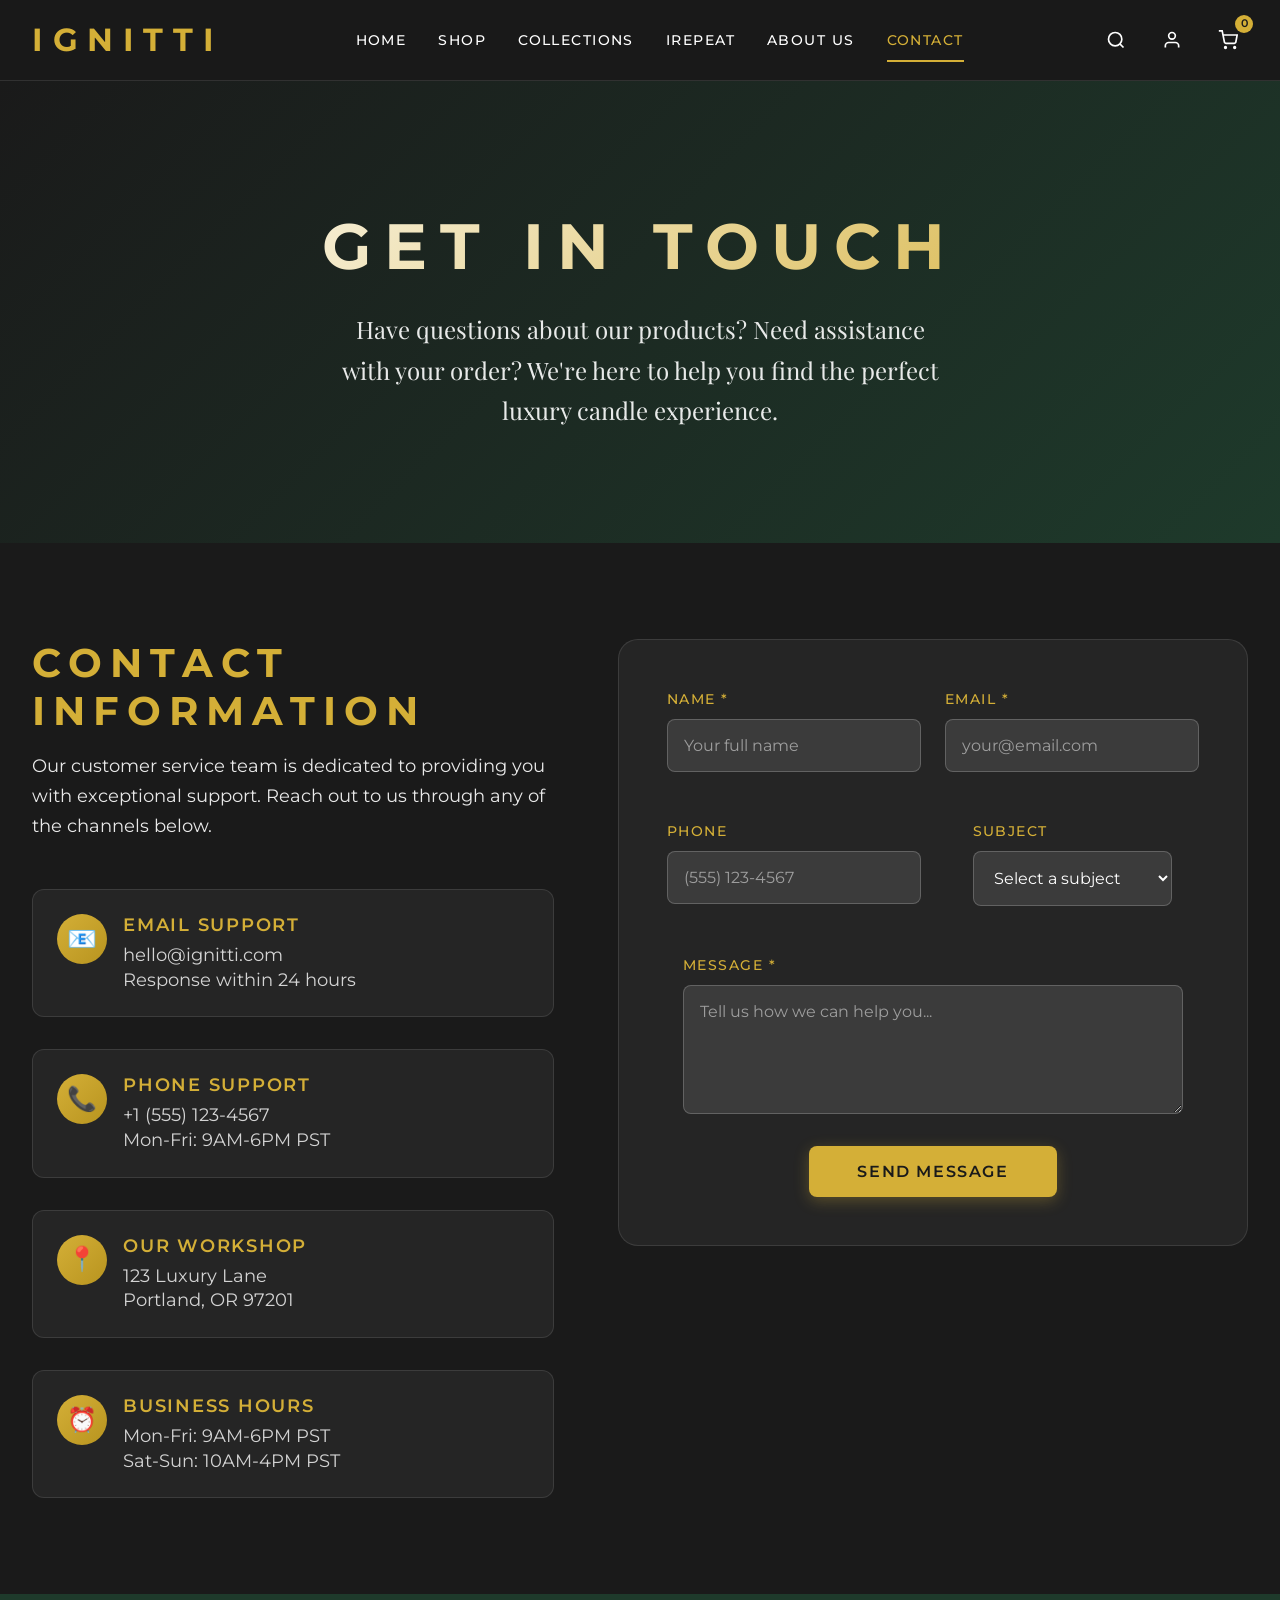
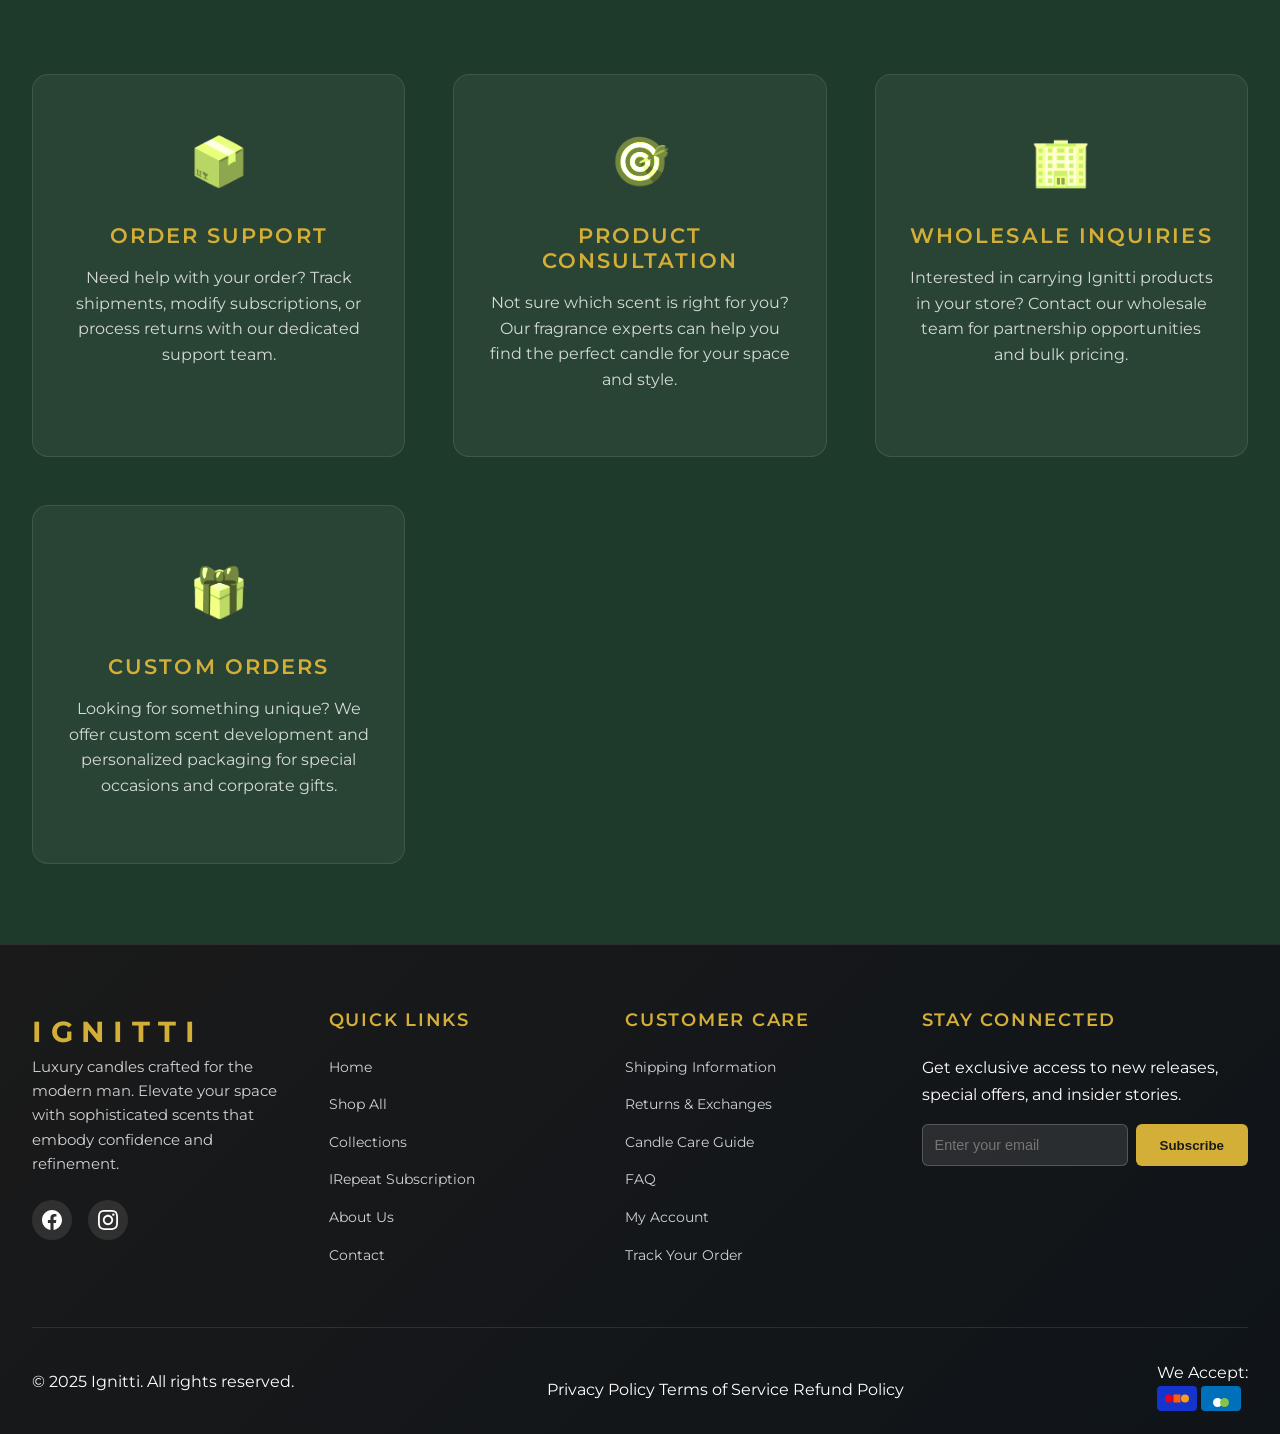
<file: contact.html>
<!doctype html>
<html class="no-js" lang="en">
  <head>
    <meta charset="utf-8">
    <meta http-equiv="X-UA-Compatible" content="IE=edge">
    <meta name="viewport" content="width=device-width,initial-scale=1">
    <meta name="theme-color" content="#1a1a1a">
    
    <title>Contact Us - IGNITTI</title>
    <meta name="description" content="Get in touch with Ignitti. We're here to help with questions about our luxury candles, orders, or subscriptions.">
    
    <link href="https://fonts.googleapis.com/css2?family=Montserrat:wght@300;400;500;600;700&family=Playfair+Display:wght@400;500;600&display=swap" rel="stylesheet">
    <link rel="stylesheet" href="assets/base.css">
    
    <style>
      body {
        padding-top: 80px !important;
        margin: 0;
        overflow-x: hidden;
      }
      
      .site-header {
        position: fixed;
        top: 0;
        left: 0;
        width: 100%;
        background: rgba(26, 26, 26, 0.95);
        backdrop-filter: blur(10px);
        border-bottom: 1px solid rgba(255, 255, 255, 0.1);
        z-index: 1000;
        transition: all 0.3s ease;
      }
      
      .mobile-nav-overlay {
        display: none;
      }
      
      .mobile-menu-toggle {
        display: none;
        flex-direction: column;
        background: none;
        border: none;
        cursor: pointer;
        padding: 0.5rem;
        gap: 4px;
      }
      
      .page-hero {
        background: linear-gradient(135deg, #1a1a1a 0%, #1E3A2B 100%);
        padding: 8rem 0 5rem;
        text-align: center;
        color: white;
        position: relative;
        overflow: hidden;
      }
      
      .hero-content {
        position: relative;
        z-index: 2;
      }
      
      .hero-title {
        font-family: 'Montserrat', sans-serif;
        font-size: 4rem;
        font-weight: 700;
        text-transform: uppercase;
        letter-spacing: 0.2em;
        margin-bottom: 1.5rem;
        background: linear-gradient(135deg, #ffffff 0%, #D4AF37 100%);
        -webkit-background-clip: text;
        -webkit-text-fill-color: transparent;
        background-clip: text;
      }
      
      .hero-subtitle {
        font-family: 'Playfair Display', serif;
        font-size: 1.5rem;
        font-weight: 400;
        margin-bottom: 2rem;
        opacity: 0.9;
        max-width: 600px;
        margin-left: auto;
        margin-right: auto;
      }
      
      .contact-section {
        background-color: #1a1a1a;
        padding: 6rem 0;
        color: white;
      }
      
      .contact-content {
        display: grid;
        grid-template-columns: 1fr 1fr;
        gap: 4rem;
        align-items: start;
      }
      
      .contact-info h2 {
        font-family: 'Montserrat', sans-serif;
        font-size: 2.5rem;
        font-weight: 700;
        margin-bottom: 1rem;
        text-transform: uppercase;
        letter-spacing: 0.2em;
        color: #D4AF37;
      }
      
      .contact-info p {
        font-size: 1.1rem;
        line-height: 1.7;
        margin-bottom: 3rem;
        opacity: 0.9;
      }
      
      .contact-details {
        display: flex;
        flex-direction: column;
        gap: 2rem;
      }
      
      .contact-item {
        display: flex;
        align-items: flex-start;
        gap: 1rem;
        padding: 1.5rem;
        background: rgba(255, 255, 255, 0.05);
        border-radius: 12px;
        border: 1px solid rgba(255, 255, 255, 0.1);
        transition: all 0.3s ease;
      }
      
      .contact-item:hover {
        background: rgba(212, 175, 55, 0.1);
        border-color: rgba(212, 175, 55, 0.3);
        transform: translateY(-2px);
      }
      
      .contact-icon {
        font-size: 1.5rem;
        width: 50px;
        height: 50px;
        background: linear-gradient(135deg, #D4AF37 0%, #B8941F 100%);
        border-radius: 50%;
        display: flex;
        align-items: center;
        justify-content: center;
        flex-shrink: 0;
        color: #1a1a1a;
        font-weight: 600;
      }
      
      .contact-text h4 {
        font-family: 'Montserrat', sans-serif;
        font-size: 1.1rem;
        font-weight: 600;
        margin-bottom: 0.5rem;
        color: #D4AF37;
        text-transform: uppercase;
        letter-spacing: 0.1em;
      }
      
      .contact-text p {
        opacity: 0.8;
        line-height: 1.4;
        margin: 0;
      }
      
      .contact-form {
        background: rgba(255, 255, 255, 0.05);
        border: 1px solid rgba(255, 255, 255, 0.1);
        border-radius: 20px;
        padding: 3rem;
      }
      
      .form-grid {
        display: grid;
        grid-template-columns: 1fr 1fr;
        gap: 1.5rem;
        margin-bottom: 1.5rem;
      }
      
      .form-group {
        display: flex;
        flex-direction: column;
        gap: 0.5rem;
      }
      
      .form-group.full-width {
        grid-column: 1 / -1;
      }
      
      .form-group label {
        font-family: 'Montserrat', sans-serif;
        font-size: 0.9rem;
        font-weight: 500;
        text-transform: uppercase;
        letter-spacing: 0.1em;
        color: #D4AF37;
      }
      
      .form-group input,
      .form-group select,
      .form-group textarea {
        padding: 1rem;
        border: 1px solid rgba(255, 255, 255, 0.2);
        border-radius: 8px;
        background: rgba(255, 255, 255, 0.1);
        color: white;
        font-size: 1rem;
        transition: all 0.3s ease;
        font-family: inherit;
      }
      
      .form-group input::placeholder,
      .form-group textarea::placeholder {
        color: rgba(255, 255, 255, 0.5);
      }
      
      .form-group input:focus,
      .form-group select:focus,
      .form-group textarea:focus {
        outline: none;
        border-color: #D4AF37;
        background: rgba(255, 255, 255, 0.15);
        box-shadow: 0 0 0 3px rgba(212, 175, 55, 0.2);
      }
      
      .form-group select {
        cursor: pointer;
      }
      
      .form-group select option {
        background: #1a1a1a;
        color: white;
      }
      
      .form-group textarea {
        resize: vertical;
        min-height: 120px;
      }
      
      .form-actions {
        text-align: center;
        margin-top: 2rem;
      }
      
      .form-actions .btn {
        padding: 1rem 3rem;
        font-size: 1rem;
        text-transform: uppercase;
        letter-spacing: 0.1em;
        font-weight: 600;
      }
      
      .success-message {
        text-align: center;
        padding: 3rem;
        background: rgba(76, 175, 80, 0.2);
        border: 1px solid #4CAF50;
        border-radius: 16px;
      }
      
      .success-message h3 {
        font-family: 'Montserrat', sans-serif;
        font-size: 1.8rem;
        font-weight: 600;
        color: #4CAF50;
        margin-bottom: 1rem;
        text-transform: uppercase;
        letter-spacing: 0.1em;
      }
      
      .success-message p {
        color: #4CAF50;
        opacity: 0.9;
        font-size: 1.1rem;
        margin: 0;
      }
      
      .info-section {
        background: #1E3A2B;
        padding: 5rem 0;
        color: white;
      }
      
      .info-grid {
        display: grid;
        grid-template-columns: repeat(auto-fit, minmax(300px, 1fr));
        gap: 3rem;
      }
      
      .info-card {
        text-align: center;
        padding: 3rem 2rem;
        background: rgba(255, 255, 255, 0.05);
        border-radius: 16px;
        border: 1px solid rgba(255, 255, 255, 0.1);
        transition: transform 0.3s ease;
      }
      
      .info-card:hover {
        transform: translateY(-10px);
      }
      
      .info-icon {
        font-size: 3rem;
        margin-bottom: 1.5rem;
        filter: grayscale(1) sepia(1) hue-rotate(35deg) saturate(2) brightness(1.2);
      }
      
      .info-card h4 {
        font-family: 'Montserrat', sans-serif;
        font-size: 1.3rem;
        font-weight: 600;
        margin-bottom: 1rem;
        color: #D4AF37;
        text-transform: uppercase;
        letter-spacing: 0.1em;
      }
      
      .info-card p {
        opacity: 0.8;
        line-height: 1.6;
        font-size: 1rem;
      }
      
      @media (max-width: 768px) {
        body {
          padding-top: 70px !important;
        }
        
        .mobile-menu-toggle {
          display: flex !important;
        }
        
        .header-nav {
          display: none !important;
        }
        
        .hero-title {
          font-size: 2.5rem;
        }
        
        .hero-subtitle {
          font-size: 1.2rem;
        }
        
        .contact-content {
          grid-template-columns: 1fr;
          gap: 2rem;
        }
        
        .contact-info h2 {
          font-size: 2rem;
        }
        
        .form-grid {
          grid-template-columns: 1fr;
        }
        
        .contact-form {
          padding: 2rem;
        }
        
        .info-grid {
          grid-template-columns: 1fr;
        }
        
        .contact-icon {
          width: 40px;
          height: 40px;
          font-size: 1.2rem;
        }
      }
    </style>
  </head>

  <body>
    <!-- Header -->
    <header class="site-header">
      <div class="header-container">
        <div class="header-content">
          <button class="mobile-menu-toggle" aria-label="Toggle navigation">
            <span class="hamburger-line"></span>
            <span class="hamburger-line"></span>
            <span class="hamburger-line"></span>
          </button>
          
          <div class="header-logo">
            <a href="index.html" class="logo-link">
              <span class="logo-text">IGNITTI</span>
            </a>
          </div>
          
          <nav class="header-nav" role="navigation">
            <ul class="nav-list">
              <li class="nav-item">
                <a href="index.html" class="nav-link">Home</a>
              </li>
              <li class="nav-item">
                <a href="shop.html" class="nav-link">Shop</a>
              </li>
              <li class="nav-item">
                <a href="collections.html" class="nav-link">Collections</a>
              </li>
              <li class="nav-item">
                <a href="irepeat.html" class="nav-link">IRepeat</a>
              </li>
              <li class="nav-item">
                <a href="about.html" class="nav-link">About Us</a>
              </li>
              <li class="nav-item">
                <a href="contact.html" class="nav-link active">Contact</a>
              </li>
            </ul>
          </nav>
          
          <div class="header-actions">
            <button class="header-action search-toggle" aria-label="Search">
              <svg width="20" height="20" viewBox="0 0 24 24" fill="none" stroke="currentColor" stroke-width="2">
                <circle cx="11" cy="11" r="8"></circle>
                <path d="m21 21-4.35-4.35"></path>
              </svg>
            </button>
            <a href="#" class="header-action" aria-label="Account">
              <svg width="20" height="20" viewBox="0 0 24 24" fill="none" stroke="currentColor" stroke-width="2">
                <path d="M20 21v-2a4 4 0 0 0-4-4H8a4 4 0 0 0-4 4v2"></path>
                <circle cx="12" cy="7" r="4"></circle>
              </svg>
            </a>
            <a href="#" class="header-action cart-link" aria-label="Cart">
              <svg width="20" height="20" viewBox="0 0 24 24" fill="none" stroke="currentColor" stroke-width="2">
                <path d="M9 22C9.55228 22 10 21.5523 10 21C10 20.4477 9.55228 20 9 20C8.44772 20 8 20.4477 8 21C8 21.5523 8.44772 22 9 22Z"></path>
                <path d="M20 22C20.5523 22 21 21.5523 21 21C21 20.4477 20.5523 20 20 20C19.4477 20 19 20.4477 19 21C19 21.5523 19.4477 22 20 22Z"></path>
                <path d="M1 1H5L7.68 14.39C7.77144 14.8504 8.02191 15.264 8.38755 15.5583C8.75318 15.8526 9.2107 16.009 9.68 16H19.4C19.8693 16.009 20.3268 15.8526 20.6925 15.5583C21.0581 15.264 21.3086 14.8504 21.4 14.39L23 6H6"></path>
              </svg>
              <span class="cart-count">0</span>
            </a>
          </div>
        </div>
      </div>
    </header>

    <main>
      <!-- Page Hero -->
      <section class="page-hero">
        <div class="container">
          <div class="hero-content">
            <h1 class="hero-title">Get in Touch</h1>
            <p class="hero-subtitle">
              Have questions about our products? Need assistance with your order? We're here to help you find the perfect luxury candle experience.
            </p>
          </div>
        </div>
      </section>

      <!-- Contact Section -->
      <section class="contact-section">
        <div class="container">
          <div class="contact-content">
            <div class="contact-info">
              <h2>Contact Information</h2>
              <p>
                Our customer service team is dedicated to providing you with exceptional support. Reach out to us through any of the channels below.
              </p>
              
              <div class="contact-details">
                <div class="contact-item">
                  <div class="contact-icon">📧</div>
                  <div class="contact-text">
                    <h4>Email Support</h4>
                    <p>hello@ignitti.com<br>Response within 24 hours</p>
                  </div>
                </div>
                
                <div class="contact-item">
                  <div class="contact-icon">📞</div>
                  <div class="contact-text">
                    <h4>Phone Support</h4>
                    <p>+1 (555) 123-4567<br>Mon-Fri: 9AM-6PM PST</p>
                  </div>
                </div>
                
                <div class="contact-item">
                  <div class="contact-icon">📍</div>
                  <div class="contact-text">
                    <h4>Our Workshop</h4>
                    <p>123 Luxury Lane<br>Portland, OR 97201</p>
                  </div>
                </div>
                
                <div class="contact-item">
                  <div class="contact-icon">⏰</div>
                  <div class="contact-text">
                    <h4>Business Hours</h4>
                    <p>Mon-Fri: 9AM-6PM PST<br>Sat-Sun: 10AM-4PM PST</p>
                  </div>
                </div>
              </div>
            </div>
            
            <div class="contact-form">
              <form class="form" id="contact-form">
                <div class="form-grid">
                  <div class="form-group">
                    <label for="contact-name">Name *</label>
                    <input type="text" 
                           name="name" 
                           id="contact-name" 
                           required
                           placeholder="Your full name">
                  </div>
                  
                  <div class="form-group">
                    <label for="contact-email">Email *</label>
                    <input type="email" 
                           name="email" 
                           id="contact-email" 
                           required
                           placeholder="your@email.com">
                  </div>
                  
                  <div class="form-group">
                    <label for="contact-phone">Phone</label>
                    <input type="tel" 
                           name="phone" 
                           id="contact-phone" 
                           placeholder="(555) 123-4567">
                  </div>
                  
                  <div class="form-group">
                    <label for="contact-subject">Subject</label>
                    <select name="subject" id="contact-subject">
                      <option value="">Select a subject</option>
                      <option value="General Inquiry">General Inquiry</option>
                      <option value="Order Support">Order Support</option>
                      <option value="Product Question">Product Question</option>
                      <option value="Subscription Help">Subscription Help</option>
                      <option value="Custom Order">Custom Order</option>
                      <option value="Wholesale Inquiry">Wholesale Inquiry</option>
                    </select>
                  </div>
                </div>
                
                <div class="form-group full-width">
                  <label for="contact-message">Message *</label>
                  <textarea name="message" 
                            id="contact-message" 
                            rows="5" 
                            required
                            placeholder="Tell us how we can help you..."></textarea>
                </div>
                
                <div class="form-actions">
                  <button type="submit" class="btn btn-primary">
                    Send Message
                  </button>
                </div>
              </form>
            </div>
          </div>
        </div>
      </section>

      <!-- Additional Info Section -->
      <section class="info-section">
        <div class="container">
          <div class="info-grid">
            <div class="info-card">
              <div class="info-icon">📦</div>
              <h4>Order Support</h4>
              <p>Need help with your order? Track shipments, modify subscriptions, or process returns with our dedicated support team.</p>
            </div>
            
            <div class="info-card">
              <div class="info-icon">🎯</div>
              <h4>Product Consultation</h4>
              <p>Not sure which scent is right for you? Our fragrance experts can help you find the perfect candle for your space and style.</p>
            </div>
            
            <div class="info-card">
              <div class="info-icon">🏢</div>
              <h4>Wholesale Inquiries</h4>
              <p>Interested in carrying Ignitti products in your store? Contact our wholesale team for partnership opportunities and bulk pricing.</p>
            </div>
            
            <div class="info-card">
              <div class="info-icon">🎁</div>
              <h4>Custom Orders</h4>
              <p>Looking for something unique? We offer custom scent development and personalized packaging for special occasions and corporate gifts.</p>
            </div>
          </div>
        </div>
      </section>
    </main>

    <!-- Footer -->
    <footer class="site-footer">
      <div class="footer-container">
        <div class="footer-content">
          <div class="footer-section company-info">
            <div class="footer-logo">
              <span class="footer-logo-text">IGNITTI</span>
            </div>
            <p class="company-description">
              Luxury candles crafted for the modern man. Elevate your space with sophisticated scents that embody confidence and refinement.
            </p>
            <div class="social-links">
              <a href="#" class="social-link" aria-label="Facebook">
                <svg width="20" height="20" viewBox="0 0 24 24" fill="currentColor">
                  <path d="M24 12.073c0-6.627-5.373-12-12-12s-12 5.373-12 12c0 5.99 4.388 10.954 10.125 11.854v-8.385H7.078v-3.47h3.047V9.43c0-3.007 1.792-4.669 4.533-4.669 1.312 0 2.686.235 2.686.235v2.953H15.83c-1.491 0-1.956.925-1.956 1.874v2.25h3.328l-.532 3.47h-2.796v8.385C19.612 23.027 24 18.062 24 12.073z"/>
                </svg>
              </a>
              <a href="#" class="social-link" aria-label="Instagram">
                <svg width="20" height="20" viewBox="0 0 24 24" fill="currentColor">
                  <path d="M12 2.163c3.204 0 3.584.012 4.85.07 3.252.148 4.771 1.691 4.919 4.919.058 1.265.069 1.645.069 4.849 0 3.205-.012 3.584-.069 4.849-.149 3.225-1.664 4.771-4.919 4.919-1.266.058-1.644.07-4.85.07-3.204 0-3.584-.012-4.849-.07-3.26-.149-4.771-1.699-4.919-4.92-.058-1.265-.07-1.644-.07-4.849 0-3.204.013-3.583.07-4.849.149-3.227 1.664-4.771 4.919-4.919 1.266-.057 1.645-.069 4.849-.069zm0-2.163c-3.259 0-3.667.014-4.947.072-4.358.2-6.78 2.618-6.98 6.98-.059 1.281-.073 1.689-.073 4.948 0 3.259.014 3.668.072 4.948.2 4.358 2.618 6.78 6.98 6.98 1.281.058 1.689.072 4.948.072 3.259 0 3.668-.014 4.948-.072 4.354-.2 6.782-2.618 6.979-6.98.059-1.28.073-1.689.073-4.948 0-3.259-.014-3.667-.072-4.947-.196-4.354-2.617-6.78-6.979-6.98-1.281-.059-1.69-.073-4.949-.073zm0 5.838c-3.403 0-6.162 2.759-6.162 6.162s2.759 6.163 6.162 6.163 6.162-2.759 6.162-6.163c0-3.403-2.759-6.162-6.162-6.162zm0 10.162c-2.209 0-4-1.79-4-4 0-2.209 1.791-4 4-4s4 1.791 4 4c0 2.21-1.791 4-4 4zm6.406-11.845c-.796 0-1.441.645-1.441 1.44s.645 1.44 1.441 1.44c.795 0 1.439-.645 1.439-1.44s-.644-1.44-1.439-1.40z"/>
                </svg>
              </a>
            </div>
          </div>
          
          <div class="footer-section">
            <h3 class="footer-title">Quick Links</h3>
            <ul class="footer-links">
              <li><a href="index.html">Home</a></li>
              <li><a href="shop.html">Shop All</a></li>
              <li><a href="collections.html">Collections</a></li>
              <li><a href="irepeat.html">IRepeat Subscription</a></li>
              <li><a href="about.html">About Us</a></li>
              <li><a href="contact.html">Contact</a></li>
            </ul>
          </div>
          
          <div class="footer-section">
            <h3 class="footer-title">Customer Care</h3>
            <ul class="footer-links">
              <li><a href="#">Shipping Information</a></li>
              <li><a href="#">Returns & Exchanges</a></li>
              <li><a href="#">Candle Care Guide</a></li>
              <li><a href="#">FAQ</a></li>
              <li><a href="#">My Account</a></li>
              <li><a href="#">Track Your Order</a></li>
            </ul>
          </div>
          
          <div class="footer-section newsletter-section">
            <h3 class="footer-title">Stay Connected</h3>
            <p class="newsletter-description">
              Get exclusive access to new releases, special offers, and insider stories.
            </p>
            <form class="footer-newsletter-form">
              <div class="newsletter-form-group">
                <input type="email" placeholder="Enter your email" required class="newsletter-email-input">
                <button type="submit" class="newsletter-submit-btn">Subscribe</button>
              </div>
            </form>
          </div>
        </div>
        
        <div class="footer-bottom">
          <div class="footer-bottom-content">
            <div class="copyright">
              <p>&copy; 2025 Ignitti. All rights reserved.</p>
            </div>
            <div class="footer-legal">
              <a href="#">Privacy Policy</a>
              <a href="#">Terms of Service</a>
              <a href="#">Refund Policy</a>
            </div>
            <div class="payment-methods">
              <span class="payment-text">We Accept:</span>
              <div class="payment-icons">
                <svg width="40" height="25" viewBox="0 0 40 25" fill="none">
                  <rect width="40" height="25" rx="4" fill="#1434CB"/>
                  <path d="M16.5 8.5h7v8h-7v-8z" fill="#FF5F00"/>
                  <circle cx="12" cy="12.5" r="4" fill="#EB001B"/>
                  <circle cx="28" cy="12.5" r="4" fill="#F79E1B"/>
                </svg>
                <svg width="40" height="25" viewBox="0 0 40 25" fill="none">
                  <rect width="40" height="25" rx="4" fill="#0070BA"/>
                  <path d="M12 16.5c0-2.5 2-4.5 4.5-4.5s4.5 2 4.5 4.5-2 4.5-4.5 4.5-4.5-2-4.5-4.5z" fill="white"/>
                  <path d="M19 16.5c0-2.5 2-4.5 4.5-4.5s4.5 2 4.5 4.5-2 4.5-4.5 4.5-4.5-2-4.5-4.5z" fill="#85C447"/>
                </svg>
              </div>
            </div>
          </div>
        </div>
      </div>
    </footer>

    <script>
      document.addEventListener('DOMContentLoaded', function() {
        const mobileMenuToggle = document.querySelector('.mobile-menu-toggle');
        const mobileNavOverlay = document.querySelector('.mobile-nav-overlay');
        const contactForm = document.getElementById('contact-form');

        if (mobileMenuToggle && mobileNavOverlay) {
          mobileMenuToggle.addEventListener('click', function() {
            mobileMenuToggle.classList.toggle('active');
            mobileNavOverlay.style.display = mobileNavOverlay.style.display === 'block' ? 'none' : 'block';
            document.body.style.overflow = mobileNavOverlay.style.display === 'block' ? 'hidden' : '';
          });
        }

        // Contact form simulation
        if (contactForm) {
          contactForm.addEventListener('submit', function(e) {
            e.preventDefault();
            
            const formData = new FormData(contactForm);
            const name = formData.get('name');
            const email = formData.get('email');
            const message = formData.get('message');
            
            if (name && email && message) {
              // Simulate form submission
              contactForm.innerHTML = `
                <div class="success-message">
                  <h3>Thank You!</h3>
                  <p>We've received your message and will get back to you within 24 hours.</p>
                </div>
              `;
            }
          });
        }

        const header = document.querySelector('.site-header');
        window.addEventListener('scroll', function() {
          const currentScrollY = window.scrollY;
          if (currentScrollY > 50) {
            header.style.background = 'rgba(26, 26, 26, 0.98)';
            header.style.backdropFilter = 'blur(15px)';
          } else {
            header.style.background = 'rgba(26, 26, 26, 0.95)';
            header.style.backdropFilter = 'blur(10px)';
          }
        });
      });
    </script>
  </body>
</html>
</file>
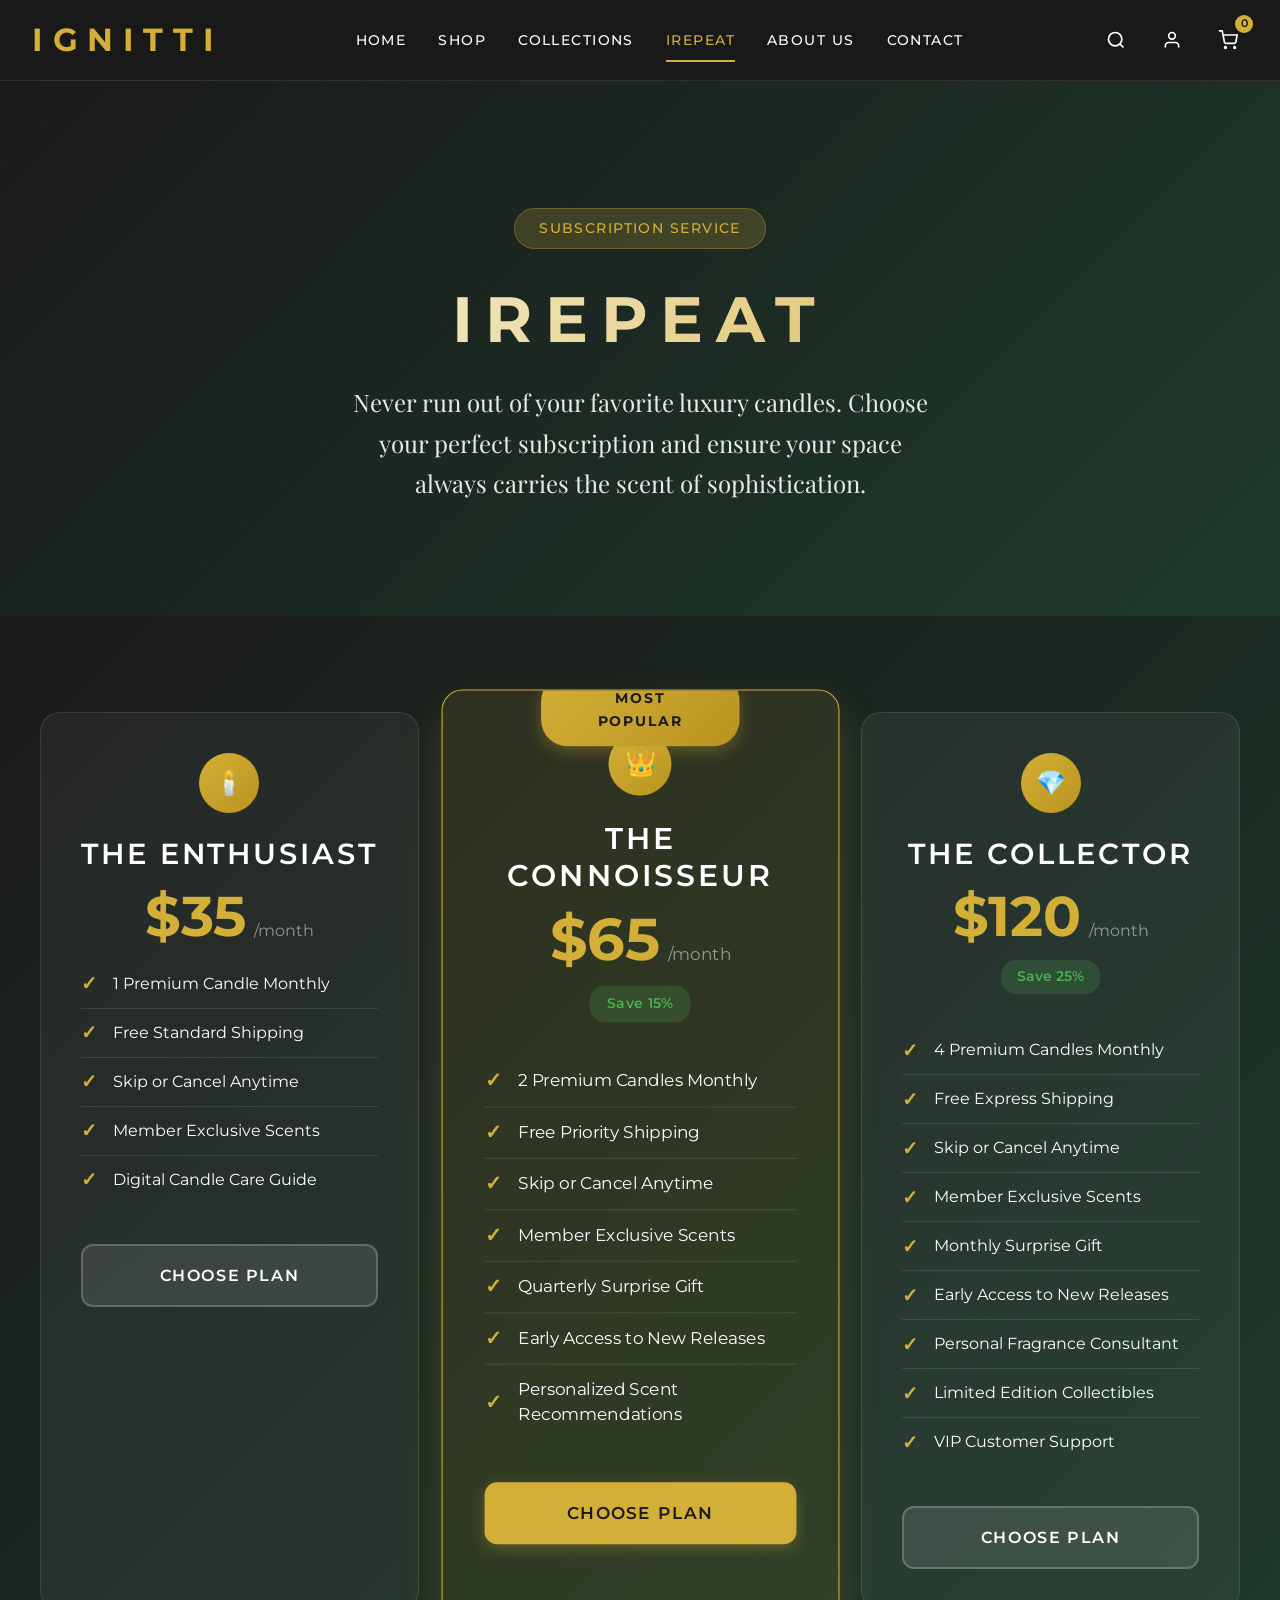
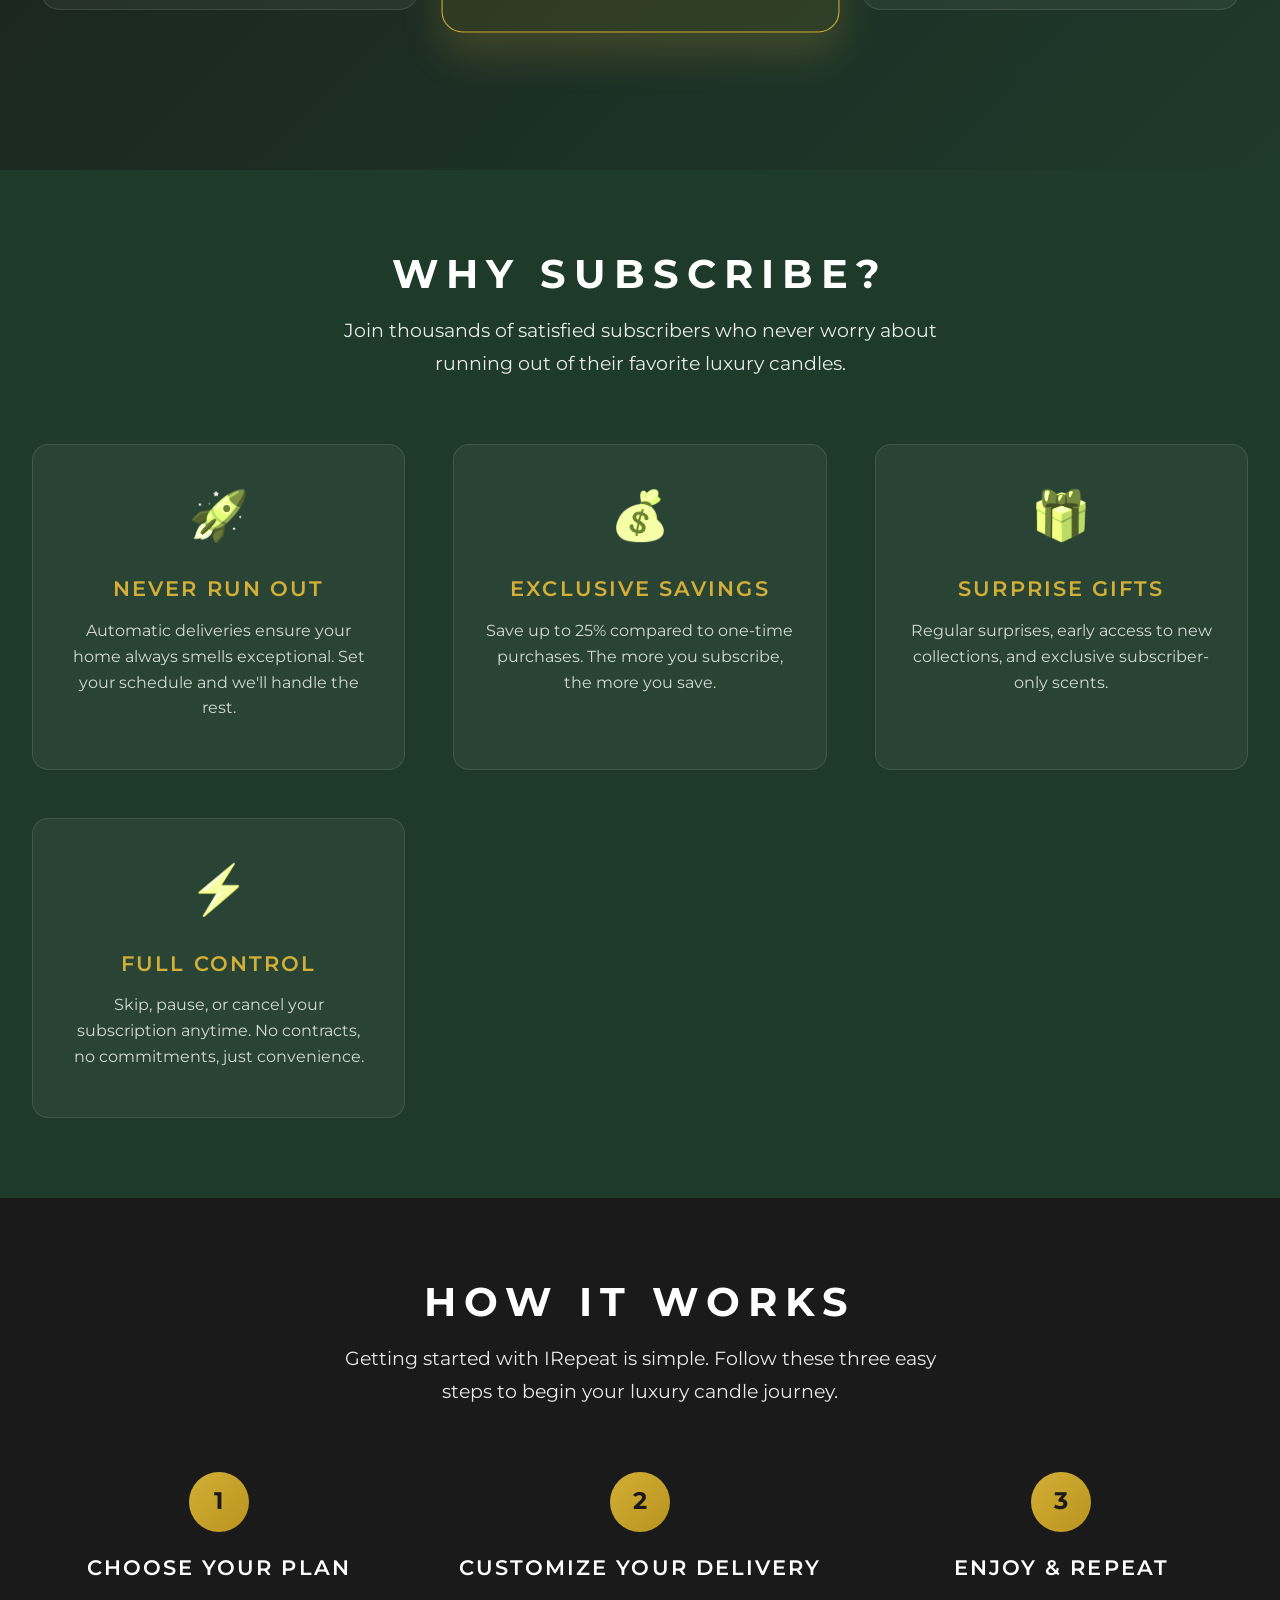
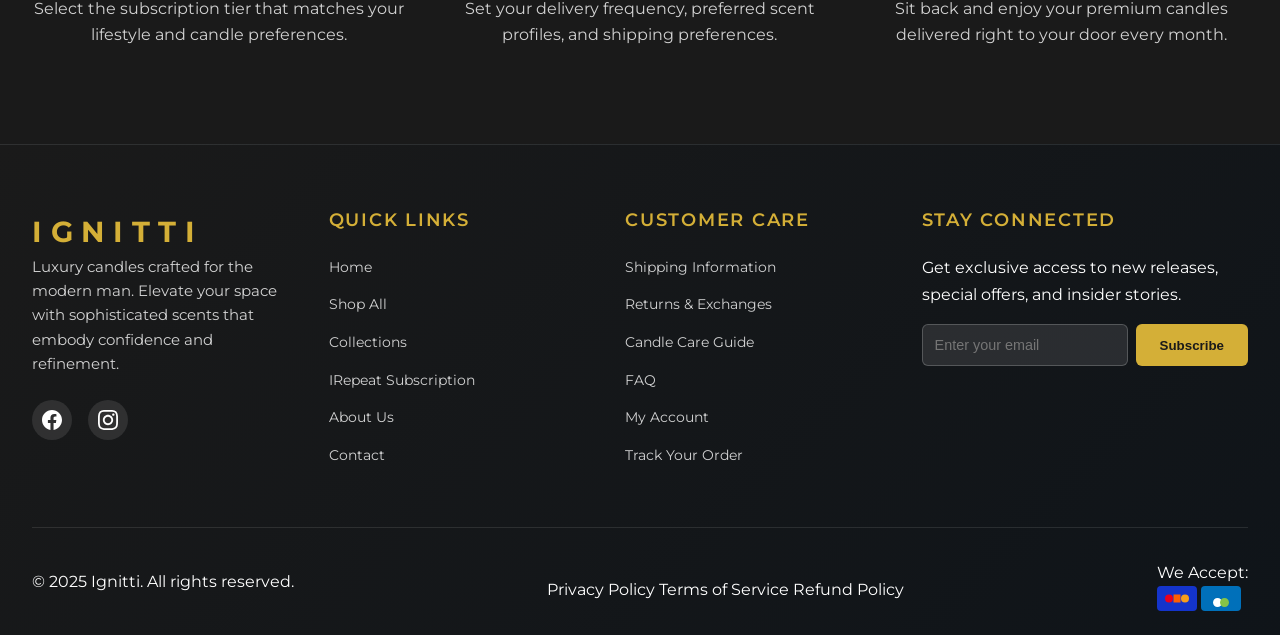
<file: irepeat.html>
<!doctype html>
<html class="no-js" lang="en">
  <head>
    <meta charset="utf-8">
    <meta http-equiv="X-UA-Compatible" content="IE=edge">
    <meta name="viewport" content="width=device-width,initial-scale=1">
    <meta name="theme-color" content="#1a1a1a">
    
    <title>IRepeat Subscription - IGNITTI</title>
    <meta name="description" content="Never run out of your favorite luxury candles. Choose from three subscription tiers designed for every lifestyle.">
    
    <link href="https://fonts.googleapis.com/css2?family=Montserrat:wght@300;400;500;600;700&family=Playfair+Display:wght@400;500;600&display=swap" rel="stylesheet">
    <link rel="stylesheet" href="assets/base.css">
    
    <style>
      body {
        padding-top: 80px !important;
        margin: 0;
        overflow-x: hidden;
      }
      
      .site-header {
        position: fixed;
        top: 0;
        left: 0;
        width: 100%;
        background: rgba(26, 26, 26, 0.95);
        backdrop-filter: blur(10px);
        border-bottom: 1px solid rgba(255, 255, 255, 0.1);
        z-index: 1000;
        transition: all 0.3s ease;
      }
      
      .mobile-nav-overlay {
        display: none;
      }
      
      .mobile-menu-toggle {
        display: none;
        flex-direction: column;
        background: none;
        border: none;
        cursor: pointer;
        padding: 0.5rem;
        gap: 4px;
      }
      
      .page-hero {
        background: linear-gradient(135deg, #1a1a1a 0%, #1E3A2B 100%);
        padding: 8rem 0 5rem;
        text-align: center;
        color: white;
        position: relative;
        overflow: hidden;
      }
      
      .page-hero::before {
        content: '';
        position: absolute;
        top: 0;
        left: 0;
        width: 100%;
        height: 100%;
        background: radial-gradient(circle at 1px 1px, rgba(212,175,55,0.1) 1px, transparent 0);
        background-size: 40px 40px;
        opacity: 0.3;
      }
      
      .hero-content {
        position: relative;
        z-index: 2;
      }
      
      .hero-badge {
        display: inline-block;
        background: rgba(212, 175, 55, 0.2);
        color: #D4AF37;
        padding: 0.5rem 1.5rem;
        border-radius: 25px;
        font-size: 0.9rem;
        font-weight: 500;
        text-transform: uppercase;
        letter-spacing: 0.1em;
        margin-bottom: 2rem;
        border: 1px solid rgba(212, 175, 55, 0.3);
      }
      
      .hero-title {
        font-family: 'Montserrat', sans-serif;
        font-size: 4rem;
        font-weight: 700;
        text-transform: uppercase;
        letter-spacing: 0.2em;
        margin-bottom: 1.5rem;
        background: linear-gradient(135deg, #ffffff 0%, #D4AF37 100%);
        -webkit-background-clip: text;
        -webkit-text-fill-color: transparent;
        background-clip: text;
      }
      
      .hero-subtitle {
        font-family: 'Playfair Display', serif;
        font-size: 1.5rem;
        font-weight: 400;
        margin-bottom: 2rem;
        opacity: 0.9;
        max-width: 600px;
        margin-left: auto;
        margin-right: auto;
      }
      
      .subscription-tiers {
        background-color: #1a1a1a;
        padding: 6rem 0;
        color: white;
      }
      
      .tiers-grid {
        display: grid;
        grid-template-columns: repeat(auto-fit, minmax(320px, 1fr));
        gap: 2rem;
        margin-bottom: 4rem;
      }
      
      .tier-card {
        background: rgba(255, 255, 255, 0.05);
        border: 1px solid rgba(255, 255, 255, 0.1);
        border-radius: 20px;
        padding: 2.5rem;
        position: relative;
        transition: transform 0.3s ease, box-shadow 0.3s ease;
        text-align: center;
        overflow: hidden;
      }
      
      .tier-card::before {
        content: '';
        position: absolute;
        top: 0;
        left: 0;
        width: 100%;
        height: 100%;
        background: linear-gradient(135deg, rgba(212, 175, 55, 0.05) 0%, transparent 50%);
        opacity: 0;
        transition: opacity 0.3s ease;
      }
      
      .tier-card:hover {
        transform: translateY(-10px);
        box-shadow: 0 25px 50px rgba(0, 0, 0, 0.4);
      }
      
      .tier-card:hover::before {
        opacity: 1;
      }
      
      .tier-popular {
        border-color: #D4AF37;
        background: rgba(212, 175, 55, 0.1);
        transform: scale(1.05);
        box-shadow: 0 20px 40px rgba(212, 175, 55, 0.2);
      }
      
      .popular-badge {
        position: absolute;
        top: -15px;
        left: 50%;
        transform: translateX(-50%);
        background: linear-gradient(135deg, #D4AF37 0%, #B8941F 100%);
        color: #1a1a1a;
        padding: 0.75rem 2rem;
        border-radius: 25px;
        font-size: 0.85rem;
        font-weight: 700;
        text-transform: uppercase;
        letter-spacing: 0.1em;
        box-shadow: 0 5px 15px rgba(212, 175, 55, 0.3);
      }
      
      .tier-icon {
        width: 60px;
        height: 60px;
        background: linear-gradient(135deg, #D4AF37 0%, #B8941F 100%);
        border-radius: 50%;
        display: flex;
        align-items: center;
        justify-content: center;
        margin: 0 auto 1.5rem;
        font-size: 1.5rem;
      }
      
      .tier-name {
        font-family: 'Montserrat', sans-serif;
        font-size: 1.8rem;
        font-weight: 600;
        margin-bottom: 1rem;
        text-transform: uppercase;
        letter-spacing: 0.1em;
      }
      
      .tier-price {
        display: flex;
        align-items: baseline;
        justify-content: center;
        gap: 0.5rem;
        margin-bottom: 1rem;
      }
      
      .price {
        font-size: 3.5rem;
        font-weight: 700;
        color: #D4AF37;
        line-height: 1;
      }
      
      .period {
        font-size: 1.2rem;
        opacity: 0.7;
      }
      
      .tier-savings {
        background: rgba(76, 175, 80, 0.2);
        color: #4CAF50;
        padding: 0.4rem 1rem;
        border-radius: 15px;
        font-size: 0.85rem;
        font-weight: 600;
        display: inline-block;
        margin-bottom: 2rem;
      }
      
      .tier-features {
        margin-bottom: 2.5rem;
        text-align: left;
      }
      
      .tier-features ul {
        list-style: none;
        padding: 0;
        margin: 0;
      }
      
      .tier-features li {
        padding: 0.75rem 0;
        position: relative;
        padding-left: 2rem;
        font-size: 1rem;
        line-height: 1.5;
      }
      
      .tier-features li::before {
        content: "✓";
        position: absolute;
        left: 0;
        color: #D4AF37;
        font-weight: bold;
        font-size: 1.2rem;
      }
      
      .tier-btn {
        width: 100%;
        padding: 1.25rem;
        font-size: 1rem;
        text-transform: uppercase;
        letter-spacing: 0.1em;
        font-weight: 600;
        border-radius: 12px;
        transition: all 0.3s ease;
      }
      
      .benefits-section {
        background: #1E3A2B;
        padding: 5rem 0;
        color: white;
      }
      
      .benefits-header {
        text-align: center;
        margin-bottom: 4rem;
      }
      
      .benefits-title {
        font-family: 'Montserrat', sans-serif;
        font-size: 2.5rem;
        font-weight: 700;
        margin-bottom: 1rem;
        text-transform: uppercase;
        letter-spacing: 0.2em;
      }
      
      .benefits-description {
        font-size: 1.2rem;
        opacity: 0.9;
        max-width: 600px;
        margin: 0 auto;
      }
      
      .benefits-grid {
        display: grid;
        grid-template-columns: repeat(auto-fit, minmax(280px, 1fr));
        gap: 3rem;
      }
      
      .benefit-item {
        text-align: center;
        padding: 2rem;
        background: rgba(255, 255, 255, 0.05);
        border-radius: 16px;
        border: 1px solid rgba(255, 255, 255, 0.1);
        transition: transform 0.3s ease;
      }
      
      .benefit-item:hover {
        transform: translateY(-5px);
      }
      
      .benefit-icon {
        font-size: 3rem;
        margin-bottom: 1.5rem;
        filter: grayscale(1) sepia(1) hue-rotate(35deg) saturate(2) brightness(1.2);
      }
      
      .benefit-item h4 {
        font-family: 'Montserrat', sans-serif;
        font-size: 1.3rem;
        font-weight: 600;
        margin-bottom: 1rem;
        color: #D4AF37;
        text-transform: uppercase;
        letter-spacing: 0.1em;
      }
      
      .benefit-item p {
        opacity: 0.8;
        line-height: 1.6;
        font-size: 1rem;
      }
      
      .how-it-works {
        background: #1a1a1a;
        padding: 5rem 0;
        color: white;
      }
      
      .steps-grid {
        display: grid;
        grid-template-columns: repeat(auto-fit, minmax(250px, 1fr));
        gap: 3rem;
        margin-top: 3rem;
      }
      
      .step-item {
        text-align: center;
        position: relative;
      }
      
      .step-number {
        width: 60px;
        height: 60px;
        background: linear-gradient(135deg, #D4AF37 0%, #B8941F 100%);
        border-radius: 50%;
        display: flex;
        align-items: center;
        justify-content: center;
        margin: 0 auto 1.5rem;
        font-size: 1.5rem;
        font-weight: 700;
        color: #1a1a1a;
      }
      
      .step-title {
        font-family: 'Montserrat', sans-serif;
        font-size: 1.3rem;
        font-weight: 600;
        margin-bottom: 1rem;
        text-transform: uppercase;
        letter-spacing: 0.1em;
      }
      
      .step-description {
        opacity: 0.8;
        line-height: 1.6;
      }
      
      @media (max-width: 768px) {
        body {
          padding-top: 70px !important;
        }
        
        .mobile-menu-toggle {
          display: flex !important;
        }
        
        .header-nav {
          display: none !important;
        }
        
        .hero-title {
          font-size: 2.5rem;
        }
        
        .hero-subtitle {
          font-size: 1.2rem;
        }
        
        .tier-popular {
          transform: none;
        }
        
        .tiers-grid {
          grid-template-columns: 1fr;
        }
        
        .benefits-title {
          font-size: 2rem;
        }
        
        .steps-grid {
          grid-template-columns: 1fr;
          gap: 2rem;
        }
      }
    </style>
  </head>

  <body>
    <!-- Header -->
    <header class="site-header">
      <div class="header-container">
        <div class="header-content">
          <button class="mobile-menu-toggle" aria-label="Toggle navigation">
            <span class="hamburger-line"></span>
            <span class="hamburger-line"></span>
            <span class="hamburger-line"></span>
          </button>
          
          <div class="header-logo">
            <a href="index.html" class="logo-link">
              <span class="logo-text">IGNITTI</span>
            </a>
          </div>
          
          <nav class="header-nav" role="navigation">
            <ul class="nav-list">
              <li class="nav-item">
                <a href="index.html" class="nav-link">Home</a>
              </li>
              <li class="nav-item">
                <a href="shop.html" class="nav-link">Shop</a>
              </li>
              <li class="nav-item">
                <a href="collections.html" class="nav-link">Collections</a>
              </li>
              <li class="nav-item">
                <a href="irepeat.html" class="nav-link active">IRepeat</a>
              </li>
              <li class="nav-item">
                <a href="about.html" class="nav-link">About Us</a>
              </li>
              <li class="nav-item">
                <a href="contact.html" class="nav-link">Contact</a>
              </li>
            </ul>
          </nav>
          
          <div class="header-actions">
            <button class="header-action search-toggle" aria-label="Search">
              <svg width="20" height="20" viewBox="0 0 24 24" fill="none" stroke="currentColor" stroke-width="2">
                <circle cx="11" cy="11" r="8"></circle>
                <path d="m21 21-4.35-4.35"></path>
              </svg>
            </button>
            <a href="#" class="header-action" aria-label="Account">
              <svg width="20" height="20" viewBox="0 0 24 24" fill="none" stroke="currentColor" stroke-width="2">
                <path d="M20 21v-2a4 4 0 0 0-4-4H8a4 4 0 0 0-4 4v2"></path>
                <circle cx="12" cy="7" r="4"></circle>
              </svg>
            </a>
            <a href="#" class="header-action cart-link" aria-label="Cart">
              <svg width="20" height="20" viewBox="0 0 24 24" fill="none" stroke="currentColor" stroke-width="2">
                <path d="M9 22C9.55228 22 10 21.5523 10 21C10 20.4477 9.55228 20 9 20C8.44772 20 8 20.4477 8 21C8 21.5523 8.44772 22 9 22Z"></path>
                <path d="M20 22C20.5523 22 21 21.5523 21 21C21 20.4477 20.5523 20 20 20C19.4477 20 19 20.4477 19 21C19 21.5523 19.4477 22 20 22Z"></path>
                <path d="M1 1H5L7.68 14.39C7.77144 14.8504 8.02191 15.264 8.38755 15.5583C8.75318 15.8526 9.2107 16.009 9.68 16H19.4C19.8693 16.009 20.3268 15.8526 20.6925 15.5583C21.0581 15.264 21.3086 14.8504 21.4 14.39L23 6H6"></path>
              </svg>
              <span class="cart-count">0</span>
            </a>
          </div>
        </div>
      </div>
    </header>

    <main>
      <!-- Page Hero -->
      <section class="page-hero">
        <div class="container">
          <div class="hero-content">
            <div class="hero-badge">Subscription Service</div>
            <h1 class="hero-title">IRepeat</h1>
            <p class="hero-subtitle">
              Never run out of your favorite luxury candles. Choose your perfect subscription and ensure your space always carries the scent of sophistication.
            </p>
          </div>
        </div>
      </section>

      <!-- Subscription Tiers -->
      <section class="subscription-tiers">
        <div class="container">
          <div class="tiers-grid">
            <!-- The Enthusiast -->
            <div class="tier-card">
              <div class="tier-icon">🕯️</div>
              <h3 class="tier-name">The Enthusiast</h3>
              <div class="tier-price">
                <span class="price">$35</span>
                <span class="period">/month</span>
              </div>
              <div class="tier-features">
                <ul>
                  <li>1 Premium Candle Monthly</li>
                  <li>Free Standard Shipping</li>
                  <li>Skip or Cancel Anytime</li>
                  <li>Member Exclusive Scents</li>
                  <li>Digital Candle Care Guide</li>
                </ul>
              </div>
              <button class="btn btn-secondary tier-btn">Choose Plan</button>
            </div>
            
            <!-- The Connoisseur (Most Popular) -->
            <div class="tier-card tier-popular">
              <div class="popular-badge">Most Popular</div>
              <div class="tier-icon">👑</div>
              <h3 class="tier-name">The Connoisseur</h3>
              <div class="tier-price">
                <span class="price">$65</span>
                <span class="period">/month</span>
              </div>
              <div class="tier-savings">Save 15%</div>
              <div class="tier-features">
                <ul>
                  <li>2 Premium Candles Monthly</li>
                  <li>Free Priority Shipping</li>
                  <li>Skip or Cancel Anytime</li>
                  <li>Member Exclusive Scents</li>
                  <li>Quarterly Surprise Gift</li>
                  <li>Early Access to New Releases</li>
                  <li>Personalized Scent Recommendations</li>
                </ul>
              </div>
              <button class="btn btn-primary tier-btn">Choose Plan</button>
            </div>
            
            <!-- The Collector -->
            <div class="tier-card">
              <div class="tier-icon">💎</div>
              <h3 class="tier-name">The Collector</h3>
              <div class="tier-price">
                <span class="price">$120</span>
                <span class="period">/month</span>
              </div>
              <div class="tier-savings">Save 25%</div>
              <div class="tier-features">
                <ul>
                  <li>4 Premium Candles Monthly</li>
                  <li>Free Express Shipping</li>
                  <li>Skip or Cancel Anytime</li>
                  <li>Member Exclusive Scents</li>
                  <li>Monthly Surprise Gift</li>
                  <li>Early Access to New Releases</li>
                  <li>Personal Fragrance Consultant</li>
                  <li>Limited Edition Collectibles</li>
                  <li>VIP Customer Support</li>
                </ul>
              </div>
              <button class="btn btn-secondary tier-btn">Choose Plan</button>
            </div>
          </div>
        </div>
      </section>

      <!-- Benefits Section -->
      <section class="benefits-section">
        <div class="container">
          <div class="benefits-header">
            <h2 class="benefits-title">Why Subscribe?</h2>
            <p class="benefits-description">
              Join thousands of satisfied subscribers who never worry about running out of their favorite luxury candles.
            </p>
          </div>
          
          <div class="benefits-grid">
            <div class="benefit-item">
              <div class="benefit-icon">🚀</div>
              <h4>Never Run Out</h4>
              <p>Automatic deliveries ensure your home always smells exceptional. Set your schedule and we'll handle the rest.</p>
            </div>
            
            <div class="benefit-item">
              <div class="benefit-icon">💰</div>
              <h4>Exclusive Savings</h4>
              <p>Save up to 25% compared to one-time purchases. The more you subscribe, the more you save.</p>
            </div>
            
            <div class="benefit-item">
              <div class="benefit-icon">🎁</div>
              <h4>Surprise Gifts</h4>
              <p>Regular surprises, early access to new collections, and exclusive subscriber-only scents.</p>
            </div>
            
            <div class="benefit-item">
              <div class="benefit-icon">⚡</div>
              <h4>Full Control</h4>
              <p>Skip, pause, or cancel your subscription anytime. No contracts, no commitments, just convenience.</p>
            </div>
          </div>
        </div>
      </section>

      <!-- How It Works -->
      <section class="how-it-works">
        <div class="container">
          <div class="benefits-header">
            <h2 class="benefits-title">How It Works</h2>
            <p class="benefits-description">
              Getting started with IRepeat is simple. Follow these three easy steps to begin your luxury candle journey.
            </p>
          </div>
          
          <div class="steps-grid">
            <div class="step-item">
              <div class="step-number">1</div>
              <h4 class="step-title">Choose Your Plan</h4>
              <p class="step-description">
                Select the subscription tier that matches your lifestyle and candle preferences.
              </p>
            </div>
            
            <div class="step-item">
              <div class="step-number">2</div>
              <h4 class="step-title">Customize Your Delivery</h4>
              <p class="step-description">
                Set your delivery frequency, preferred scent profiles, and shipping preferences.
              </p>
            </div>
            
            <div class="step-item">
              <div class="step-number">3</div>
              <h4 class="step-title">Enjoy & Repeat</h4>
              <p class="step-description">
                Sit back and enjoy your premium candles delivered right to your door every month.
              </p>
            </div>
          </div>
        </div>
      </section>
    </main>

    <!-- Footer -->
    <footer class="site-footer">
      <div class="footer-container">
        <div class="footer-content">
          <div class="footer-section company-info">
            <div class="footer-logo">
              <span class="footer-logo-text">IGNITTI</span>
            </div>
            <p class="company-description">
              Luxury candles crafted for the modern man. Elevate your space with sophisticated scents that embody confidence and refinement.
            </p>
            <div class="social-links">
              <a href="#" class="social-link" aria-label="Facebook">
                <svg width="20" height="20" viewBox="0 0 24 24" fill="currentColor">
                  <path d="M24 12.073c0-6.627-5.373-12-12-12s-12 5.373-12 12c0 5.99 4.388 10.954 10.125 11.854v-8.385H7.078v-3.47h3.047V9.43c0-3.007 1.792-4.669 4.533-4.669 1.312 0 2.686.235 2.686.235v2.953H15.83c-1.491 0-1.956.925-1.956 1.874v2.25h3.328l-.532 3.47h-2.796v8.385C19.612 23.027 24 18.062 24 12.073z"/>
                </svg>
              </a>
              <a href="#" class="social-link" aria-label="Instagram">
                <svg width="20" height="20" viewBox="0 0 24 24" fill="currentColor">
                  <path d="M12 2.163c3.204 0 3.584.012 4.85.07 3.252.148 4.771 1.691 4.919 4.919.058 1.265.069 1.645.069 4.849 0 3.205-.012 3.584-.069 4.849-.149 3.225-1.664 4.771-4.919 4.919-1.266.058-1.644.07-4.85.07-3.204 0-3.584-.012-4.849-.07-3.26-.149-4.771-1.699-4.919-4.92-.058-1.265-.07-1.644-.07-4.849 0-3.204.013-3.583.07-4.849.149-3.227 1.664-4.771 4.919-4.919 1.266-.057 1.645-.069 4.849-.069zm0-2.163c-3.259 0-3.667.014-4.947.072-4.358.2-6.78 2.618-6.98 6.98-.059 1.281-.073 1.689-.073 4.948 0 3.259.014 3.668.072 4.948.2 4.358 2.618 6.78 6.98 6.98 1.281.058 1.689.072 4.948.072 3.259 0 3.668-.014 4.948-.072 4.354-.2 6.782-2.618 6.979-6.98.059-1.28.073-1.689.073-4.948 0-3.259-.014-3.667-.072-4.947-.196-4.354-2.617-6.78-6.979-6.98-1.281-.059-1.69-.073-4.949-.073zm0 5.838c-3.403 0-6.162 2.759-6.162 6.162s2.759 6.163 6.162 6.163 6.162-2.759 6.162-6.163c0-3.403-2.759-6.162-6.162-6.162zm0 10.162c-2.209 0-4-1.79-4-4 0-2.209 1.791-4 4-4s4 1.791 4 4c0 2.21-1.791 4-4 4zm6.406-11.845c-.796 0-1.441.645-1.441 1.44s.645 1.44 1.441 1.44c.795 0 1.439-.645 1.439-1.44s-.644-1.44-1.439-1.44z"/>
                </svg>
              </a>
            </div>
          </div>
          
          <div class="footer-section">
            <h3 class="footer-title">Quick Links</h3>
            <ul class="footer-links">
              <li><a href="index.html">Home</a></li>
              <li><a href="shop.html">Shop All</a></li>
              <li><a href="collections.html">Collections</a></li>
              <li><a href="irepeat.html">IRepeat Subscription</a></li>
              <li><a href="about.html">About Us</a></li>
              <li><a href="contact.html">Contact</a></li>
            </ul>
          </div>
          
          <div class="footer-section">
            <h3 class="footer-title">Customer Care</h3>
            <ul class="footer-links">
              <li><a href="#">Shipping Information</a></li>
              <li><a href="#">Returns & Exchanges</a></li>
              <li><a href="#">Candle Care Guide</a></li>
              <li><a href="#">FAQ</a></li>
              <li><a href="#">My Account</a></li>
              <li><a href="#">Track Your Order</a></li>
            </ul>
          </div>
          
          <div class="footer-section newsletter-section">
            <h3 class="footer-title">Stay Connected</h3>
            <p class="newsletter-description">
              Get exclusive access to new releases, special offers, and insider stories.
            </p>
            <form class="footer-newsletter-form">
              <div class="newsletter-form-group">
                <input type="email" placeholder="Enter your email" required class="newsletter-email-input">
                <button type="submit" class="newsletter-submit-btn">Subscribe</button>
              </div>
            </form>
          </div>
        </div>
        
        <div class="footer-bottom">
          <div class="footer-bottom-content">
            <div class="copyright">
              <p>&copy; 2025 Ignitti. All rights reserved.</p>
            </div>
            <div class="footer-legal">
              <a href="#">Privacy Policy</a>
              <a href="#">Terms of Service</a>
              <a href="#">Refund Policy</a>
            </div>
            <div class="payment-methods">
              <span class="payment-text">We Accept:</span>
              <div class="payment-icons">
                <svg width="40" height="25" viewBox="0 0 40 25" fill="none">
                  <rect width="40" height="25" rx="4" fill="#1434CB"/>
                  <path d="M16.5 8.5h7v8h-7v-8z" fill="#FF5F00"/>
                  <circle cx="12" cy="12.5" r="4" fill="#EB001B"/>
                  <circle cx="28" cy="12.5" r="4" fill="#F79E1B"/>
                </svg>
                <svg width="40" height="25" viewBox="0 0 40 25" fill="none">
                  <rect width="40" height="25" rx="4" fill="#0070BA"/>
                  <path d="M12 16.5c0-2.5 2-4.5 4.5-4.5s4.5 2 4.5 4.5-2 4.5-4.5 4.5-4.5-2-4.5-4.5z" fill="white"/>
                  <path d="M19 16.5c0-2.5 2-4.5 4.5-4.5s4.5 2 4.5 4.5-2 4.5-4.5 4.5-4.5-2-4.5-4.5z" fill="#85C447"/>
                </svg>
              </div>
            </div>
          </div>
        </div>
      </div>
    </footer>

    <script>
      document.addEventListener('DOMContentLoaded', function() {
        const mobileMenuToggle = document.querySelector('.mobile-menu-toggle');
        const mobileNavOverlay = document.querySelector('.mobile-nav-overlay');

        if (mobileMenuToggle && mobileNavOverlay) {
          mobileMenuToggle.addEventListener('click', function() {
            mobileMenuToggle.classList.toggle('active');
            mobileNavOverlay.style.display = mobileNavOverlay.style.display === 'block' ? 'none' : 'block';
            document.body.style.overflow = mobileNavOverlay.style.display === 'block' ? 'hidden' : '';
          });
        }

        const header = document.querySelector('.site-header');
        window.addEventListener('scroll', function() {
          const currentScrollY = window.scrollY;
          if (currentScrollY > 50) {
            header.style.background = 'rgba(26, 26, 26, 0.98)';
            header.style.backdropFilter = 'blur(15px)';
          } else {
            header.style.background = 'rgba(26, 26, 26, 0.95)';
            header.style.backdropFilter = 'blur(10px)';
          }
        });
      });
    </script>
  </body>
</html>
</file>
<file: assets/base.css>
/* ===== IGNITTI SHOPIFY THEME - BASE STYLES ===== */

/* CSS Reset & Base Styles */
*, *::before, *::after {
  box-sizing: border-box;
}

* {
  margin: 0;
  padding: 0;
}

html {
  scroll-behavior: smooth;
}

body {
  font-family: 'Montserrat', sans-serif;
  font-size: 16px;
  line-height: 1.6;
  color: #ffffff;
  background-color: #1a1a1a;
  overflow-x: hidden;
  padding-top: 80px;
}

@media (max-width: 768px) {
  body {
    padding-top: 70px;
  }
}

/* Header Styles */
.site-header {
  position: fixed;
  top: 0;
  left: 0;
  width: 100%;
  background: rgba(26, 26, 26, 0.95);
  backdrop-filter: blur(10px);
  border-bottom: 1px solid rgba(255, 255, 255, 0.1);
  z-index: 1000;
  transition: all 0.3s ease;
}

.header-container {
  max-width: 1400px;
  margin: 0 auto;
  padding: 0 2rem;
}

.header-content {
  display: flex;
  align-items: center;
  justify-content: space-between;
  height: 80px;
}

.mobile-menu-toggle {
  display: none;
  flex-direction: column;
  background: none;
  border: none;
  cursor: pointer;
  padding: 0.5rem;
  gap: 4px;
}

.hamburger-line {
  width: 24px;
  height: 2px;
  background: white;
  transition: all 0.3s ease;
}

.header-logo {
  flex-shrink: 0;
}

.logo-link {
  text-decoration: none;
  color: white;
}

.logo-text {
  font-family: 'Montserrat', sans-serif;
  font-size: 2rem;
  font-weight: 700;
  letter-spacing: 0.3em;
  color: #D4AF37;
}

.header-nav {
  flex: 1;
  display: flex;
  justify-content: center;
}

.nav-list {
  display: flex;
  list-style: none;
  margin: 0;
  padding: 0;
  gap: 2rem;
}

.nav-item {
  position: relative;
}

.nav-link {
  font-family: 'Montserrat', sans-serif;
  font-size: 0.9rem;
  font-weight: 500;
  color: white;
  text-decoration: none;
  text-transform: uppercase;
  letter-spacing: 0.1em;
  padding: 0.5rem 0;
  transition: color 0.3s ease;
  position: relative;
}

.nav-link::after {
  content: '';
  position: absolute;
  bottom: -5px;
  left: 0;
  width: 0;
  height: 2px;
  background: #D4AF37;
  transition: width 0.3s ease;
}

.nav-link:hover,
.nav-link.active {
  color: #D4AF37;
}

.nav-link:hover::after,
.nav-link.active::after {
  width: 100%;
}

/* Header Search Inline Styles */
.header-search {
  flex: 1;
  max-width: 400px;
  margin: 0 2rem;
}

.search-form-inline {
  position: relative;
  display: flex;
  align-items: center;
  background: rgba(255, 255, 255, 0.1);
  border: 1px solid rgba(255, 255, 255, 0.2);
  border-radius: 25px;
  padding: 0.25rem;
  transition: all 0.3s ease;
  backdrop-filter: blur(10px);
}

.search-form-inline:focus-within {
  border-color: #D4AF37;
  box-shadow: 0 0 0 2px rgba(212, 175, 55, 0.2);
  background: rgba(255, 255, 255, 0.15);
}

.search-input-inline {
  flex: 1;
  background: none;
  border: none;
  padding: 0.5rem 1rem;
  font-size: 0.9rem;
  color: white;
  outline: none;
  font-family: 'Montserrat', sans-serif;
}

.search-input-inline::placeholder {
  color: rgba(255, 255, 255, 0.6);
  font-size: 0.85rem;
}

.search-submit-inline {
  background: #D4AF37;
  border: none;
  border-radius: 50%;
  width: 32px;
  height: 32px;
  display: flex;
  align-items: center;
  justify-content: center;
  color: #1a1a1a;
  cursor: pointer;
  transition: all 0.3s ease;
  flex-shrink: 0;
}

.search-submit-inline:hover {
  background: #B8941F;
  transform: scale(1.05);
}

.header-actions {
  display: flex;
  align-items: center;
  gap: 1rem;
  flex-shrink: 0;
}

.header-action {
  display: flex;
  align-items: center;
  justify-content: center;
  width: 40px;
  height: 40px;
  color: white;
  text-decoration: none;
  border: none;
  background: none;
  cursor: pointer;
  border-radius: 50%;
  transition: all 0.3s ease;
  position: relative;
}

.header-action:hover {
  background: rgba(212, 175, 55, 0.2);
  color: #D4AF37;
}

.cart-count {
  position: absolute;
  top: -5px;
  right: -5px;
  background: #D4AF37;
  color: #1a1a1a;
  font-size: 0.7rem;
  font-weight: 600;
  width: 18px;
  height: 18px;
  border-radius: 50%;
  display: flex;
  align-items: center;
  justify-content: center;
  min-width: 18px;
}

/* Footer Styles */
.site-footer {
  background: linear-gradient(135deg, #1a1a1a 0%, #0f1419 100%);
  color: white;
  padding: 4rem 0 1rem;
  border-top: 1px solid rgba(255, 255, 255, 0.1);
}

.footer-container {
  max-width: 1400px;
  margin: 0 auto;
  padding: 0 2rem;
}

.footer-content {
  display: grid;
  grid-template-columns: 1fr 1fr 1fr 1fr;
  gap: 3rem;
  margin-bottom: 3rem;
}

.footer-section {
  animation: fadeInUp 0.6s ease-out;
}

.footer-logo-text {
  font-family: 'Montserrat', sans-serif;
  font-size: 1.8rem;
  font-weight: 700;
  letter-spacing: 0.3em;
  color: #D4AF37;
}

.company-description {
  font-size: 0.95rem;
  line-height: 1.6;
  opacity: 0.8;
  margin-bottom: 1.5rem;
}

.social-links {
  display: flex;
  gap: 1rem;
}

.social-link {
  display: flex;
  align-items: center;
  justify-content: center;
  width: 40px;
  height: 40px;
  background: rgba(255, 255, 255, 0.1);
  border-radius: 50%;
  color: white;
  text-decoration: none;
  transition: all 0.3s ease;
}

.social-link:hover {
  background: #D4AF37;
  color: #1a1a1a;
  transform: translateY(-2px);
}

.footer-title {
  font-family: 'Montserrat', sans-serif;
  font-size: 1.1rem;
  font-weight: 600;
  text-transform: uppercase;
  letter-spacing: 0.1em;
  margin-bottom: 1.5rem;
  color: #D4AF37;
}

.footer-links {
  list-style: none;
  padding: 0;
  margin: 0;
}

.footer-links li {
  margin-bottom: 0.75rem;
}

.footer-links a {
  color: rgba(255, 255, 255, 0.8);
  text-decoration: none;
  font-size: 0.9rem;
  transition: color 0.3s ease;
}

.footer-links a:hover {
  color: #D4AF37;
}

.footer-bottom {
  border-top: 1px solid rgba(255, 255, 255, 0.1);
  padding-top: 2rem;
}

.footer-bottom-content {
  display: flex;
  align-items: center;
  justify-content: space-between;
  gap: 2rem;
}

.newsletter-form-group {
  display: flex;
  gap: 0.5rem;
}

.newsletter-email-input {
  flex: 1;
  padding: 0.75rem;
  border: 1px solid rgba(255, 255, 255, 0.2);
  border-radius: 6px;
  background: rgba(255, 255, 255, 0.1);
  color: white;
  font-size: 0.9rem;
}

.newsletter-submit-btn {
  padding: 0.75rem 1.5rem;
  background: #D4AF37;
  color: #1a1a1a;
  border: none;
  border-radius: 6px;
  font-weight: 600;
  cursor: pointer;
}

@media (max-width: 768px) {
  .mobile-menu-toggle {
    display: flex;
  }
  
  .header-nav {
    display: none;
  }
  
  .header-search {
    margin: 0 1rem;
    max-width: 200px;
  }
  
  .search-input-inline {
    padding: 0.4rem 0.75rem;
    font-size: 0.8rem;
  }
  
  .search-submit-inline {
    width: 28px;
    height: 28px;
  }
  
  .header-content {
    height: 70px;
  }
  
  .logo-text {
    font-size: 1.5rem;
  }
  
  .footer-content {
    grid-template-columns: 1fr;
    gap: 2rem;
  }
  
  .footer-bottom-content {
    flex-direction: column;
    text-align: center;
  }
}

/* Typography */
h1, h2, h3, h4, h5, h6 {
  font-family: 'Montserrat', sans-serif;
  font-weight: 600;
  line-height: 1.2;
  margin-bottom: 1rem;
}

h1 {
  font-size: clamp(2.5rem, 5vw, 4rem);
  font-weight: 700;
  text-transform: uppercase;
  letter-spacing: 0.2em;
}

h2 {
  font-size: clamp(2rem, 4vw, 3rem);
  font-weight: 700;
  text-transform: uppercase;
  letter-spacing: 0.15em;
}

h3 {
  font-size: clamp(1.5rem, 3vw, 2rem);
  font-weight: 600;
  text-transform: uppercase;
  letter-spacing: 0.1em;
}

p {
  margin-bottom: 1rem;
  line-height: 1.7;
}

a {
  color: inherit;
  text-decoration: none;
  transition: all 0.3s ease;
}

a:hover {
  color: #D4AF37;
}

/* Layout & Container */
.container {
  max-width: 1400px;
  margin: 0 auto;
  padding: 0 2rem;
}

@media (max-width: 768px) {
  .container {
    padding: 0 1rem;
  }
}

.section {
  padding: 5rem 0;
}

@media (max-width: 768px) {
  .section {
    padding: 3rem 0;
  }
}

/* Grid System */
.grid {
  display: grid;
  gap: 2rem;
}

.grid-1 { grid-template-columns: 1fr; }
.grid-2 { grid-template-columns: repeat(2, 1fr); }
.grid-3 { grid-template-columns: repeat(3, 1fr); }
.grid-4 { grid-template-columns: repeat(4, 1fr); }

@media (max-width: 768px) {
  .grid-2,
  .grid-3,
  .grid-4 {
    grid-template-columns: 1fr;
  }
}

/* Buttons */
.btn {
  display: inline-flex;
  align-items: center;
  justify-content: center;
  padding: 1rem 2rem;
  border: none;
  border-radius: 8px;
  font-family: 'Montserrat', sans-serif;
  font-size: 0.9rem;
  font-weight: 600;
  text-transform: uppercase;
  letter-spacing: 0.1em;
  text-decoration: none;
  cursor: pointer;
  transition: all 0.3s ease;
  position: relative;
  overflow: hidden;
  min-width: 140px;
}

.btn::before {
  content: '';
  position: absolute;
  top: 0;
  left: -100%;
  width: 100%;
  height: 100%;
  background: linear-gradient(90deg, transparent, rgba(255, 255, 255, 0.2), transparent);
  transition: left 0.5s;
}

.btn:hover::before {
  left: 100%;
}

.btn-primary {
  background: #D4AF37;
  color: #1a1a1a;
  box-shadow: 0 4px 15px rgba(212, 175, 55, 0.3);
}

.btn-primary:hover {
  background: #B8941F;
  color: #1a1a1a;
  transform: translateY(-2px);
  box-shadow: 0 8px 25px rgba(212, 175, 55, 0.4);
}

.btn-secondary {
  background: rgba(255, 255, 255, 0.1);
  color: #ffffff;
  border: 2px solid rgba(255, 255, 255, 0.2);
}

.btn-secondary:hover {
  background: rgba(212, 175, 55, 0.2);
  border-color: #D4AF37;
  color: #D4AF37;
  transform: translateY(-2px);
}

/* Cards */
.card {
  background: rgba(255, 255, 255, 0.05);
  border: 1px solid rgba(255, 255, 255, 0.1);
  border-radius: 12px;
  padding: 2rem;
  transition: all 0.3s ease;
  backdrop-filter: blur(10px);
}

.card:hover {
  transform: translateY(-5px);
  box-shadow: 0 20px 40px rgba(0, 0, 0, 0.3);
  border-color: rgba(212, 175, 55, 0.3);
}

/* Section Styles */
.hero-section {
  position: relative;
  height: 100vh;
  background-image: url('https://pixabay.com/get/g760ccb6429162df9e33707add3f761a91736d574242bcb1220f32f20415965ff10d058bb8c8031f6fa011630a4838ab74e109e47c470d92a07f0579962cf11f6_1280.jpg');
  background-size: cover;
  background-position: center;
  display: flex;
  align-items: center;
  justify-content: center;
  color: white;
}

.hero-overlay {
  position: absolute;
  top: 0;
  left: 0;
  width: 100%;
  height: 100%;
  background: rgba(26, 26, 26, 0.7);
  z-index: 1;
}

.hero-content {
  position: relative;
  z-index: 2;
  text-align: center;
  animation: fadeInUp 1s ease-out;
}

.hero-title {
  font-family: 'Montserrat', sans-serif;
  font-size: 4rem;
  font-weight: 700;
  letter-spacing: 0.3em;
  margin-bottom: 1rem;
  text-transform: uppercase;
}

.hero-subtitle {
  font-family: 'Playfair Display', serif;
  font-size: 1.5rem;
  font-weight: 400;
  margin-bottom: 2rem;
  opacity: 0.9;
}

.hero-cta {
  font-size: 1rem;
  padding: 1rem 2rem;
  letter-spacing: 0.2em;
}

/* Brand Intro Styles */
.brand-intro {
  background-color: #1E3A2B;
  padding: 5rem 0;
  color: white;
}

.brand-intro-content {
  display: grid;
  grid-template-columns: 1fr 1fr;
  gap: 4rem;
  align-items: center;
}

.brand-intro-text {
  animation: fadeInLeft 0.8s ease-out;
}

.section-title {
  font-family: 'Montserrat', sans-serif;
  font-size: 2.5rem;
  font-weight: 600;
  margin-bottom: 1.5rem;
  text-transform: uppercase;
  letter-spacing: 0.1em;
}

.section-description {
  font-size: 1.1rem;
  line-height: 1.7;
  margin-bottom: 3rem;
  opacity: 0.9;
}

.brand-values {
  display: grid;
  gap: 1.5rem;
}

.value-item h3 {
  font-family: 'Montserrat', sans-serif;
  font-size: 1.2rem;
  font-weight: 600;
  color: #D4AF37;
  margin-bottom: 0.5rem;
  text-transform: uppercase;
  letter-spacing: 0.1em;
}

.value-item p {
  font-size: 0.95rem;
  opacity: 0.8;
}

.brand-intro-image {
  border-radius: 12px;
  overflow: hidden;
  animation: fadeInRight 0.8s ease-out;
}

.brand-intro-image img {
  width: 100%;
  height: 400px;
  object-fit: cover;
  transition: transform 0.3s ease;
}

.brand-intro-image:hover img {
  transform: scale(1.05);
}

/* Best Sellers Styles */
.best-sellers {
  background-color: #1a1a1a;
  padding: 5rem 0;
  color: white;
}

.best-sellers .section-title {
  font-family: 'Montserrat', sans-serif;
  font-size: 3rem;
  font-weight: 700;
  text-align: center;
  margin-bottom: 3rem;
  text-transform: uppercase;
  letter-spacing: 0.2em;
}

.products-grid {
  display: grid;
  grid-template-columns: repeat(auto-fit, minmax(300px, 1fr));
  gap: 2rem;
  margin-bottom: 3rem;
}

.product-card {
  background: rgba(255, 255, 255, 0.05);
  border-radius: 12px;
  overflow: hidden;
  transition: transform 0.3s ease, box-shadow 0.3s ease;
  border: 1px solid rgba(255, 255, 255, 0.1);
}

.product-card:hover {
  transform: translateY(-5px);
  box-shadow: 0 20px 40px rgba(0, 0, 0, 0.3);
}

.product-image {
  position: relative;
  height: 250px;
  overflow: hidden;
}

.product-image img {
  width: 100%;
  height: 100%;
  object-fit: cover;
  transition: transform 0.3s ease;
}

.product-card:hover .product-image img {
  transform: scale(1.1);
}

.product-overlay {
  position: absolute;
  top: 0;
  left: 0;
  width: 100%;
  height: 100%;
  background: rgba(26, 26, 26, 0.8);
  display: flex;
  align-items: center;
  justify-content: center;
  opacity: 0;
  transition: opacity 0.3s ease;
}

.product-card:hover .product-overlay {
  opacity: 1;
}

.product-info {
  padding: 1.5rem;
}

.product-title {
  font-family: 'Montserrat', sans-serif;
  font-size: 1.3rem;
  font-weight: 600;
  margin-bottom: 0.5rem;
  text-transform: uppercase;
  letter-spacing: 0.1em;
}

.product-price {
  font-size: 1.2rem;
  font-weight: 500;
  color: #D4AF37;
  margin-bottom: 0.5rem;
}

.product-rating {
  display: flex;
  align-items: center;
  gap: 0.5rem;
}

.stars {
  color: #D4AF37;
  font-size: 0.9rem;
}

.rating-count {
  font-size: 0.85rem;
  opacity: 0.7;
}

.section-cta {
  text-align: center;
}

/* Newsletter Styles */
.newsletter-signup {
  background: linear-gradient(135deg, #1E3A2B 0%, #1a1a1a 100%);
  padding: 4rem 0;
  color: white;
  text-align: center;
}

.newsletter-content {
  max-width: 600px;
  margin: 0 auto;
  animation: fadeInUp 0.8s ease-out;
}

.newsletter-form {
  margin-bottom: 1.5rem;
}

.form-group {
  display: flex;
  gap: 1rem;
  max-width: 500px;
  margin: 0 auto;
}

.newsletter-input {
  flex: 1;
  padding: 0.875rem 1.25rem;
  border: 2px solid rgba(255, 255, 255, 0.2);
  border-radius: 8px;
  background: rgba(255, 255, 255, 0.1);
  color: white;
  font-size: 1rem;
  transition: all 0.3s ease;
}

.newsletter-input::placeholder {
  color: rgba(255, 255, 255, 0.6);
}

.newsletter-input:focus {
  outline: none;
  border-color: #D4AF37;
  background: rgba(255, 255, 255, 0.15);
  box-shadow: 0 0 0 3px rgba(212, 175, 55, 0.2);
}

.newsletter-btn {
  padding: 0.875rem 2rem;
  white-space: nowrap;
}

.privacy-notice {
  font-size: 0.85rem;
  opacity: 0.7;
  line-height: 1.4;
}

/* Animations */
@keyframes fadeInUp {
  from {
    opacity: 0;
    transform: translateY(30px);
  }
  to {
    opacity: 1;
    transform: translateY(0);
  }
}

@keyframes fadeInLeft {
  from {
    opacity: 0;
    transform: translateX(-30px);
  }
  to {
    opacity: 1;
    transform: translateX(0);
  }
}

@keyframes fadeInRight {
  from {
    opacity: 0;
    transform: translateX(30px);
  }
  to {
    opacity: 1;
    transform: translateX(0);
  }
}

/* Mobile Responsive Adjustments */
@media (max-width: 768px) {
  .hero-title {
    font-size: 2.5rem;
  }
  
  .hero-subtitle {
    font-size: 1.2rem;
  }
  
  .brand-intro-content {
    grid-template-columns: 1fr;
    gap: 2rem;
  }
  
  .section-title {
    font-size: 2rem;
  }
  
  .products-grid {
    grid-template-columns: 1fr;
  }
  
  .best-sellers .section-title {
    font-size: 2rem;
  }
  
  .form-group {
    flex-direction: column;
  }
  
  .newsletter-btn {
    width: 100%;
  }
}

/* Subscription Tiers Styles */
.subscription-tiers {
  background: linear-gradient(135deg, #1a1a1a 0%, #1E3A2B 100%);
  padding: 5rem 0;
  color: white;
}

.subscription-intro {
  text-align: center;
  margin-bottom: 4rem;
}

.subscription-intro .section-title {
  font-size: 3rem;
  margin-bottom: 1rem;
}

.subscription-intro .section-description {
  font-size: 1.2rem;
  max-width: 600px;
  margin: 0 auto;
  opacity: 0.9;
}

.tiers-grid {
  display: grid;
  grid-template-columns: repeat(auto-fit, minmax(320px, 1fr));
  gap: 2rem;
  max-width: 1200px;
  margin: 0 auto;
}

.tier-card {
  background: rgba(255, 255, 255, 0.05);
  border: 2px solid rgba(255, 255, 255, 0.1);
  border-radius: 16px;
  padding: 2.5rem;
  text-align: center;
  transition: all 0.4s ease;
  position: relative;
  overflow: hidden;
}

.tier-card::before {
  content: '';
  position: absolute;
  top: 0;
  left: -100%;
  width: 100%;
  height: 100%;
  background: linear-gradient(90deg, transparent, rgba(212, 175, 55, 0.1), transparent);
  transition: left 0.6s;
}

.tier-card:hover::before {
  left: 100%;
}

.tier-card:hover {
  transform: translateY(-10px);
  border-color: #D4AF37;
  box-shadow: 0 25px 50px rgba(212, 175, 55, 0.2);
}

.tier-card.featured {
  border-color: #D4AF37;
  background: rgba(212, 175, 55, 0.1);
  transform: scale(1.05);
}

.tier-card.featured .tier-badge {
  background: #D4AF37;
  color: #1a1a1a;
  font-weight: 600;
  padding: 0.5rem 1rem;
  border-radius: 20px;
  font-size: 0.8rem;
  text-transform: uppercase;
  letter-spacing: 0.1em;
  margin-bottom: 1rem;
  display: inline-block;
}

.tier-title {
  font-family: 'Montserrat', sans-serif;
  font-size: 1.8rem;
  font-weight: 700;
  margin-bottom: 0.5rem;
  text-transform: uppercase;
  letter-spacing: 0.1em;
}

.tier-price {
  font-size: 3rem;
  font-weight: 700;
  color: #D4AF37;
  margin-bottom: 0.5rem;
}

.tier-price .currency {
  font-size: 1.5rem;
  vertical-align: top;
}

.tier-price .period {
  font-size: 1rem;
  color: rgba(255, 255, 255, 0.7);
  font-weight: 400;
}

.tier-description {
  font-size: 1rem;
  opacity: 0.8;
  margin-bottom: 2rem;
  line-height: 1.6;
}

.tier-features {
  list-style: none;
  padding: 0;
  margin: 0 0 2rem 0;
  text-align: left;
}

.tier-features li {
  display: flex;
  align-items: center;
  padding: 0.75rem 0;
  border-bottom: 1px solid rgba(255, 255, 255, 0.1);
  font-size: 0.95rem;
}

.tier-features li:last-child {
  border-bottom: none;
}

.tier-features li::before {
  content: '✓';
  color: #D4AF37;
  font-weight: bold;
  margin-right: 0.75rem;
  font-size: 1.1rem;
}

.tier-cta {
  width: 100%;
  padding: 1rem;
  font-size: 1rem;
  font-weight: 600;
  text-transform: uppercase;
  letter-spacing: 0.1em;
}

.tier-card.featured .tier-cta {
  background: #D4AF37;
  color: #1a1a1a;
}

.tier-card:not(.featured) .tier-cta {
  background: rgba(255, 255, 255, 0.1);
  color: white;
  border: 2px solid rgba(255, 255, 255, 0.2);
}

.tier-card:not(.featured) .tier-cta:hover {
  background: rgba(212, 175, 55, 0.2);
  border-color: #D4AF37;
  color: #D4AF37;
}

/* Product Grid & Filter Styles */
.product-filters {
  display: flex;
  justify-content: center;
  gap: 1rem;
  margin-bottom: 3rem;
  flex-wrap: wrap;
}

.filter-btn {
  padding: 0.75rem 1.5rem;
  background: rgba(255, 255, 255, 0.1);
  border: 1px solid rgba(255, 255, 255, 0.2);
  border-radius: 25px;
  color: white;
  font-size: 0.9rem;
  font-weight: 500;
  text-transform: uppercase;
  letter-spacing: 0.05em;
  cursor: pointer;
  transition: all 0.3s ease;
}

.filter-btn:hover,
.filter-btn.active {
  background: #D4AF37;
  border-color: #D4AF37;
  color: #1a1a1a;
}

.shop-grid {
  display: grid;
  grid-template-columns: repeat(auto-fit, minmax(280px, 1fr));
  gap: 2rem;
  margin-bottom: 3rem;
}

.shop-product-card {
  background: rgba(255, 255, 255, 0.05);
  border-radius: 12px;
  overflow: hidden;
  transition: all 0.3s ease;
  border: 1px solid rgba(255, 255, 255, 0.1);
  position: relative;
}

.shop-product-card:hover {
  transform: translateY(-8px);
  box-shadow: 0 25px 50px rgba(0, 0, 0, 0.3);
  border-color: rgba(212, 175, 55, 0.3);
}

.shop-product-image {
  position: relative;
  height: 280px;
  overflow: hidden;
}

.shop-product-image img {
  width: 100%;
  height: 100%;
  object-fit: cover;
  transition: transform 0.4s ease;
}

.shop-product-card:hover .shop-product-image img {
  transform: scale(1.1);
}

.product-badge {
  position: absolute;
  top: 1rem;
  right: 1rem;
  background: #D4AF37;
  color: #1a1a1a;
  padding: 0.25rem 0.75rem;
  border-radius: 15px;
  font-size: 0.75rem;
  font-weight: 600;
  text-transform: uppercase;
  letter-spacing: 0.05em;
}

.quick-view {
  position: absolute;
  bottom: -50px;
  left: 50%;
  transform: translateX(-50%);
  background: #D4AF37;
  color: #1a1a1a;
  padding: 0.75rem 1.5rem;
  border-radius: 25px;
  font-weight: 600;
  text-transform: uppercase;
  letter-spacing: 0.05em;
  transition: all 0.3s ease;
  opacity: 0;
}

.shop-product-card:hover .quick-view {
  bottom: 1rem;
  opacity: 1;
}

.shop-product-info {
  padding: 1.5rem;
}

.shop-product-title {
  font-family: 'Montserrat', sans-serif;
  font-size: 1.2rem;
  font-weight: 600;
  margin-bottom: 0.5rem;
  text-transform: uppercase;
  letter-spacing: 0.05em;
}

.shop-product-description {
  font-size: 0.9rem;
  opacity: 0.8;
  margin-bottom: 1rem;
  line-height: 1.5;
}

.shop-product-price {
  font-size: 1.3rem;
  font-weight: 600;
  color: #D4AF37;
  margin-bottom: 0.5rem;
}

.shop-product-rating {
  display: flex;
  align-items: center;
  gap: 0.5rem;
  margin-bottom: 1rem;
}

.add-to-cart {
  width: 100%;
  padding: 0.875rem;
  background: rgba(255, 255, 255, 0.1);
  border: 1px solid rgba(255, 255, 255, 0.2);
  border-radius: 6px;
  color: white;
  font-weight: 600;
  text-transform: uppercase;
  letter-spacing: 0.05em;
  cursor: pointer;
  transition: all 0.3s ease;
}

.add-to-cart:hover {
  background: #D4AF37;
  border-color: #D4AF37;
  color: #1a1a1a;
}

/* Collections Page Styles */
.collections-header {
  text-align: center;
  padding: 4rem 0;
  background: linear-gradient(135deg, #1E3A2B 0%, #1a1a1a 100%);
}

.collections-grid {
  display: grid;
  grid-template-columns: repeat(auto-fit, minmax(350px, 1fr));
  gap: 3rem;
  margin-bottom: 3rem;
}

.collection-card {
  position: relative;
  border-radius: 16px;
  overflow: hidden;
  height: 400px;
  background: rgba(255, 255, 255, 0.05);
  border: 1px solid rgba(255, 255, 255, 0.1);
  transition: all 0.4s ease;
}

.collection-card:hover {
  transform: translateY(-10px);
  box-shadow: 0 30px 60px rgba(0, 0, 0, 0.3);
}

.collection-image {
  position: absolute;
  top: 0;
  left: 0;
  width: 100%;
  height: 100%;
}

.collection-image img {
  width: 100%;
  height: 100%;
  object-fit: cover;
  transition: transform 0.4s ease;
}

.collection-card:hover .collection-image img {
  transform: scale(1.1);
}

.collection-overlay {
  position: absolute;
  top: 0;
  left: 0;
  width: 100%;
  height: 100%;
  background: linear-gradient(to bottom, rgba(26, 26, 26, 0.3) 0%, rgba(26, 26, 26, 0.8) 100%);
  display: flex;
  flex-direction: column;
  justify-content: flex-end;
  padding: 2rem;
  color: white;
}

.collection-title {
  font-family: 'Montserrat', sans-serif;
  font-size: 2rem;
  font-weight: 700;
  margin-bottom: 1rem;
  text-transform: uppercase;
  letter-spacing: 0.1em;
}

.collection-description {
  font-size: 1rem;
  line-height: 1.6;
  margin-bottom: 1.5rem;
  opacity: 0.9;
}

.collection-cta {
  align-self: flex-start;
  padding: 0.875rem 2rem;
  background: #D4AF37;
  color: #1a1a1a;
  border-radius: 6px;
  font-weight: 600;
  text-transform: uppercase;
  letter-spacing: 0.05em;
  text-decoration: none;
  transition: all 0.3s ease;
}

.collection-cta:hover {
  background: #B8941F;
  transform: translateY(-2px);
}

@media (max-width: 768px) {
  .subscription-intro .section-title {
    font-size: 2rem;
  }
  
  .tier-card.featured {
    transform: none;
  }
  
  .product-filters {
    justify-content: flex-start;
    overflow-x: auto;
    padding-bottom: 1rem;
  }
  
  .shop-grid {
    grid-template-columns: repeat(auto-fit, minmax(250px, 1fr));
  }
  
  .collections-grid {
    grid-template-columns: 1fr;
  }
  
  .collection-card {
    height: 350px;
  }
}

/* Mobile Navigation & Search Overlay Styles */
.mobile-nav-overlay {
  position: fixed;
  top: 0;
  left: 0;
  width: 100%;
  height: 100vh;
  background: rgba(26, 26, 26, 0.98);
  z-index: 999;
  opacity: 0;
  visibility: hidden;
  transition: all 0.3s ease;
  display: flex;
  align-items: center;
  justify-content: center;
}

.mobile-nav-overlay.active {
  opacity: 1;
  visibility: visible;
}

.mobile-nav-content {
  text-align: center;
}

.mobile-nav-list {
  list-style: none;
  padding: 0;
  margin: 0;
}

.mobile-nav-item {
  margin-bottom: 2rem;
}

.mobile-nav-link {
  font-family: 'Montserrat', sans-serif;
  font-size: 1.5rem;
  font-weight: 600;
  color: white;
  text-decoration: none;
  text-transform: uppercase;
  letter-spacing: 0.1em;
  transition: color 0.3s ease;
}

.mobile-nav-link:hover {
  color: #D4AF37;
}

/* Search Overlay Styles */
.search-overlay {
  position: fixed;
  top: 0;
  left: 0;
  width: 100%;
  height: 100vh;
  background: rgba(26, 26, 26, 0.95);
  backdrop-filter: blur(10px);
  z-index: 1001;
  display: flex;
  align-items: center;
  justify-content: center;
  opacity: 0;
  visibility: hidden;
  transition: all 0.3s ease;
}

.search-overlay.active {
  opacity: 1;
  visibility: visible;
}

.search-content {
  position: relative;
  width: 100%;
  max-width: 600px;
  padding: 2rem;
}

.search-form {
  position: relative;
  display: flex;
  align-items: center;
  background: rgba(255, 255, 255, 0.1);
  border: 2px solid rgba(255, 255, 255, 0.2);
  border-radius: 50px;
  padding: 0.5rem;
  transition: all 0.3s ease;
}

.search-form:focus-within {
  border-color: #D4AF37;
  box-shadow: 0 0 0 3px rgba(212, 175, 55, 0.2);
}

.search-input {
  flex: 1;
  background: none;
  border: none;
  padding: 1rem 1.5rem;
  font-size: 1.2rem;
  color: white;
  outline: none;
}

.search-input::placeholder {
  color: rgba(255, 255, 255, 0.6);
}

.search-submit {
  background: #D4AF37;
  border: none;
  border-radius: 50%;
  width: 50px;
  height: 50px;
  display: flex;
  align-items: center;
  justify-content: center;
  color: #1a1a1a;
  cursor: pointer;
  transition: all 0.3s ease;
}

.search-submit:hover {
  background: #B8941F;
  transform: scale(1.05);
}

.search-close {
  position: absolute;
  top: -60px;
  right: 0;
  background: none;
  border: none;
  color: white;
  font-size: 2rem;
  cursor: pointer;
  width: 40px;
  height: 40px;
  display: flex;
  align-items: center;
  justify-content: center;
  border-radius: 50%;
  transition: all 0.3s ease;
}

.search-close:hover {
  background: rgba(255, 255, 255, 0.1);
  color: #D4AF37;
}

/* Mobile Menu Hamburger Animation */
.mobile-menu-toggle.active .hamburger-line:nth-child(1) {
  transform: rotate(45deg) translate(5px, 5px);
}

.mobile-menu-toggle.active .hamburger-line:nth-child(2) {
  opacity: 0;
}

.mobile-menu-toggle.active .hamburger-line:nth-child(3) {
  transform: rotate(-45deg) translate(7px, -6px);
}

/* Fix duplicate menu display and ensure proper responsive behavior */
@media (max-width: 768px) {
  .header-nav {
    display: none !important;
  }
  
  .mobile-menu-toggle {
    display: flex !important;
  }
  
  .header-actions {
    gap: 0.5rem;
  }
  
  .header-action {
    width: 35px;
    height: 35px;
  }
}

/* Typography */
h1, h2, h3, h4, h5, h6 {
  font-family: 'Montserrat', sans-serif;
  font-weight: 600;
  line-height: 1.2;
  margin-bottom: 1rem;
}

h1 {
  font-size: clamp(2.5rem, 5vw, 4rem);
  font-weight: 700;
  text-transform: uppercase;
  letter-spacing: 0.2em;
}

h2 {
  font-size: clamp(2rem, 4vw, 3rem);
  font-weight: 700;
  text-transform: uppercase;
  letter-spacing: 0.15em;
}

h3 {
  font-size: clamp(1.5rem, 3vw, 2rem);
  font-weight: 600;
  text-transform: uppercase;
  letter-spacing: 0.1em;
}

h4 {
  font-size: clamp(1.25rem, 2.5vw, 1.5rem);
  font-weight: 600;
}

h5 {
  font-size: clamp(1.1rem, 2vw, 1.25rem);
  font-weight: 500;
}

h6 {
  font-size: clamp(1rem, 1.5vw, 1.1rem);
  font-weight: 500;
}

p {
  margin-bottom: 1rem;
  line-height: 1.7;
}

a {
  color: inherit;
  text-decoration: none;
  transition: all 0.3s ease;
}

a:hover {
  color: #D4AF37;
}

/* Accent Typography */
.accent-text {
  font-family: 'Playfair Display', serif;
  font-style: italic;
}

.text-gold {
  color: #D4AF37;
}

.text-uppercase {
  text-transform: uppercase;
  letter-spacing: 0.1em;
}

/* Layout & Container */
.container {
  max-width: 1400px;
  margin: 0 auto;
  padding: 0 2rem;
}

@media (max-width: 768px) {
  .container {
    padding: 0 1rem;
  }
}

.section {
  padding: 5rem 0;
}

@media (max-width: 768px) {
  .section {
    padding: 3rem 0;
  }
}

/* Grid System */
.grid {
  display: grid;
  gap: 2rem;
}

.grid-1 { grid-template-columns: 1fr; }
.grid-2 { grid-template-columns: repeat(2, 1fr); }
.grid-3 { grid-template-columns: repeat(3, 1fr); }
.grid-4 { grid-template-columns: repeat(4, 1fr); }

@media (max-width: 768px) {
  .grid-2,
  .grid-3,
  .grid-4 {
    grid-template-columns: 1fr;
  }
}

/* Flexbox Utilities */
.flex {
  display: flex;
}

.flex-center {
  display: flex;
  align-items: center;
  justify-content: center;
}

.flex-between {
  display: flex;
  align-items: center;
  justify-content: space-between;
}

.flex-col {
  flex-direction: column;
}

.flex-wrap {
  flex-wrap: wrap;
}

/* Buttons */
.btn {
  display: inline-flex;
  align-items: center;
  justify-content: center;
  padding: 1rem 2rem;
  border: none;
  border-radius: 8px;
  font-family: 'Montserrat', sans-serif;
  font-size: 0.9rem;
  font-weight: 600;
  text-transform: uppercase;
  letter-spacing: 0.1em;
  text-decoration: none;
  cursor: pointer;
  transition: all 0.3s ease;
  position: relative;
  overflow: hidden;
  min-width: 140px;
}

.btn::before {
  content: '';
  position: absolute;
  top: 0;
  left: -100%;
  width: 100%;
  height: 100%;
  background: linear-gradient(90deg, transparent, rgba(255, 255, 255, 0.2), transparent);
  transition: left 0.5s;
}

.btn:hover::before {
  left: 100%;
}

.btn-primary {
  background: #D4AF37;
  color: #1a1a1a;
  box-shadow: 0 4px 15px rgba(212, 175, 55, 0.3);
}

.btn-primary:hover {
  background: #B8941F;
  color: #1a1a1a;
  transform: translateY(-2px);
  box-shadow: 0 8px 25px rgba(212, 175, 55, 0.4);
}

.btn-secondary {
  background: rgba(255, 255, 255, 0.1);
  color: #ffffff;
  border: 2px solid rgba(255, 255, 255, 0.2);
}

.btn-secondary:hover {
  background: rgba(212, 175, 55, 0.2);
  border-color: #D4AF37;
  color: #D4AF37;
  transform: translateY(-2px);
}

.btn-outline {
  background: transparent;
  color: #D4AF37;
  border: 2px solid #D4AF37;
}

.btn-outline:hover {
  background: #D4AF37;
  color: #1a1a1a;
  transform: translateY(-2px);
}

.btn-sm {
  padding: 0.75rem 1.5rem;
  font-size: 0.85rem;
  min-width: 120px;
}

.btn-lg {
  padding: 1.25rem 2.5rem;
  font-size: 1rem;
  min-width: 160px;
}

/* Cards */
.card {
  background: rgba(255, 255, 255, 0.05);
  border: 1px solid rgba(255, 255, 255, 0.1);
  border-radius: 12px;
  padding: 2rem;
  transition: all 0.3s ease;
  backdrop-filter: blur(10px);
}

.card:hover {
  transform: translateY(-5px);
  box-shadow: 0 20px 40px rgba(0, 0, 0, 0.3);
  border-color: rgba(212, 175, 55, 0.3);
}

.card-header {
  margin-bottom: 1.5rem;
}

.card-title {
  font-size: 1.5rem;
  font-weight: 600;
  margin-bottom: 0.5rem;
}

.card-content {
  margin-bottom: 1.5rem;
}

.card-footer {
  margin-top: auto;
  padding-top: 1rem;
  border-top: 1px solid rgba(255, 255, 255, 0.1);
}

/* Forms */
.form-group {
  margin-bottom: 1.5rem;
}

.form-label {
  display: block;
  font-family: 'Montserrat', sans-serif;
  font-size: 0.9rem;
  font-weight: 500;
  color: #D4AF37;
  text-transform: uppercase;
  letter-spacing: 0.1em;
  margin-bottom: 0.5rem;
}

.form-input,
.form-textarea,
.form-select {
  width: 100%;
  padding: 0.875rem 1rem;
  border: 1px solid rgba(255, 255, 255, 0.2);
  border-radius: 8px;
  background: rgba(255, 255, 255, 0.1);
  color: #ffffff;
  font-size: 1rem;
  transition: all 0.3s ease;
  backdrop-filter: blur(5px);
}

.form-input::placeholder,
.form-textarea::placeholder {
  color: rgba(255, 255, 255, 0.5);
}

.form-input:focus,
.form-textarea:focus,
.form-select:focus {
  outline: none;
  border-color: #D4AF37;
  background: rgba(255, 255, 255, 0.15);
  box-shadow: 0 0 0 3px rgba(212, 175, 55, 0.2);
}

.form-textarea {
  resize: vertical;
  min-height: 120px;
}

.form-select {
  cursor: pointer;
  background-image: url("data:image/svg+xml;charset=US-ASCII,<svg xmlns='http://www.w3.org/2000/svg' viewBox='0 0 4 5'><path fill='%23ffffff' d='M2 0L0 2h4zm0 5L0 3h4z'/></svg>");
  background-repeat: no-repeat;
  background-position: right 0.875rem center;
  background-size: 12px;
  padding-right: 2.5rem;
}

.form-select option {
  background: #1a1a1a;
  color: #ffffff;
}

.form-error {
  color: #f44336;
  font-size: 0.85rem;
  margin-top: 0.5rem;
}

.form-success {
  color: #4CAF50;
  font-size: 0.85rem;
  margin-top: 0.5rem;
}

/* Background Sections */
.bg-dark {
  background-color: #1a1a1a;
}

.bg-forest {
  background-color: #1E3A2B;
}

.bg-gradient {
  background: linear-gradient(135deg, #1a1a1a 0%, #1E3A2B 100%);
}

.bg-texture {
  background-image: 
    radial-gradient(circle at 1px 1px, rgba(255,255,255,0.1) 1px, transparent 0);
  background-size: 20px 20px;
}

/* Overlay */
.overlay {
  position: relative;
}

.overlay::before {
  content: '';
  position: absolute;
  top: 0;
  left: 0;
  width: 100%;
  height: 100%;
  background: rgba(26, 26, 26, 0.7);
  z-index: 1;
}

.overlay > * {
  position: relative;
  z-index: 2;
}

/* Images */
img {
  max-width: 100%;
  height: auto;
  border-radius: 8px;
}

.img-cover {
  object-fit: cover;
  width: 100%;
  height: 100%;
}

.img-contain {
  object-fit: contain;
  width: 100%;
  height: 100%;
}

/* Visibility Utilities */
.visually-hidden {
  position: absolute !important;
  width: 1px !important;
  height: 1px !important;
  padding: 0 !important;
  margin: -1px !important;
  overflow: hidden !important;
  clip: rect(0, 0, 0, 0) !important;
  white-space: nowrap !important;
  border: 0 !important;
}

.hide-mobile {
  display: block;
}

.hide-desktop {
  display: none;
}

@media (max-width: 768px) {
  .hide-mobile {
    display: none;
  }
  
  .hide-desktop {
    display: block;
  }
}

/* Animations */
@keyframes fadeIn {
  from {
    opacity: 0;
  }
  to {
    opacity: 1;
  }
}

@keyframes fadeInUp {
  from {
    opacity: 0;
    transform: translateY(30px);
  }
  to {
    opacity: 1;
    transform: translateY(0);
  }
}

@keyframes fadeInLeft {
  from {
    opacity: 0;
    transform: translateX(-30px);
  }
  to {
    opacity: 1;
    transform: translateX(0);
  }
}

@keyframes fadeInRight {
  from {
    opacity: 0;
    transform: translateX(30px);
  }
  to {
    opacity: 1;
    transform: translateX(0);
  }
}

@keyframes slideUp {
  from {
    transform: translateY(100%);
  }
  to {
    transform: translateY(0);
  }
}

@keyframes pulse {
  0%, 100% {
    transform: scale(1);
  }
  50% {
    transform: scale(1.05);
  }
}

.animate-fade-in {
  animation: fadeIn 0.6s ease-out;
}

.animate-fade-in-up {
  animation: fadeInUp 0.8s ease-out;
}

.animate-fade-in-left {
  animation: fadeInLeft 0.8s ease-out;
}

.animate-fade-in-right {
  animation: fadeInRight 0.8s ease-out;
}

.animate-pulse {
  animation: pulse 2s infinite;
}

/* Loading States */
.loading {
  position: relative;
  overflow: hidden;
}

.loading::after {
  content: '';
  position: absolute;
  top: 0;
  left: -100%;
  width: 100%;
  height: 100%;
  background: linear-gradient(90deg, transparent, rgba(255, 255, 255, 0.1), transparent);
  animation: loading 1.5s infinite;
}

@keyframes loading {
  0% {
    left: -100%;
  }
  100% {
    left: 100%;
  }
}

/* Spacing Utilities */
.m-0 { margin: 0; }
.m-1 { margin: 0.5rem; }
.m-2 { margin: 1rem; }
.m-3 { margin: 1.5rem; }
.m-4 { margin: 2rem; }
.m-5 { margin: 3rem; }

.mt-0 { margin-top: 0; }
.mt-1 { margin-top: 0.5rem; }
.mt-2 { margin-top: 1rem; }
.mt-3 { margin-top: 1.5rem; }
.mt-4 { margin-top: 2rem; }
.mt-5 { margin-top: 3rem; }

.mb-0 { margin-bottom: 0; }
.mb-1 { margin-bottom: 0.5rem; }
.mb-2 { margin-bottom: 1rem; }
.mb-3 { margin-bottom: 1.5rem; }
.mb-4 { margin-bottom: 2rem; }
.mb-5 { margin-bottom: 3rem; }

.p-0 { padding: 0; }
.p-1 { padding: 0.5rem; }
.p-2 { padding: 1rem; }
.p-3 { padding: 1.5rem; }
.p-4 { padding: 2rem; }
.p-5 { padding: 3rem; }

.pt-0 { padding-top: 0; }
.pt-1 { padding-top: 0.5rem; }
.pt-2 { padding-top: 1rem; }
.pt-3 { padding-top: 1.5rem; }
.pt-4 { padding-top: 2rem; }
.pt-5 { padding-top: 3rem; }

.pb-0 { padding-bottom: 0; }
.pb-1 { padding-bottom: 0.5rem; }
.pb-2 { padding-bottom: 1rem; }
.pb-3 { padding-bottom: 1.5rem; }
.pb-4 { padding-bottom: 2rem; }
.pb-5 { padding-bottom: 3rem; }

/* Text Alignment */
.text-left { text-align: left; }
.text-center { text-align: center; }
.text-right { text-align: right; }

/* Display Utilities */
.d-none { display: none; }
.d-block { display: block; }
.d-inline { display: inline; }
.d-inline-block { display: inline-block; }
.d-flex { display: flex; }
.d-grid { display: grid; }

/* Position Utilities */
.position-relative { position: relative; }
.position-absolute { position: absolute; }
.position-fixed { position: fixed; }
.position-sticky { position: sticky; }

/* Z-index Utilities */
.z-1 { z-index: 1; }
.z-10 { z-index: 10; }
.z-100 { z-index: 100; }
.z-1000 { z-index: 1000; }

/* Opacity Utilities */
.opacity-0 { opacity: 0; }
.opacity-25 { opacity: 0.25; }
.opacity-50 { opacity: 0.5; }
.opacity-75 { opacity: 0.75; }
.opacity-100 { opacity: 1; }

/* Transform Utilities */
.transform-none { transform: none; }
.scale-95 { transform: scale(0.95); }
.scale-100 { transform: scale(1); }
.scale-105 { transform: scale(1.05); }
.scale-110 { transform: scale(1.1); }

/* Transition Utilities */
.transition { transition: all 0.3s ease; }
.transition-fast { transition: all 0.15s ease; }
.transition-slow { transition: all 0.5s ease; }

/* Border Radius */
.rounded-none { border-radius: 0; }
.rounded-sm { border-radius: 4px; }
.rounded { border-radius: 8px; }
.rounded-lg { border-radius: 12px; }
.rounded-xl { border-radius: 16px; }
.rounded-full { border-radius: 50%; }

/* Box Shadow */
.shadow-none { box-shadow: none; }
.shadow-sm { box-shadow: 0 2px 4px rgba(0, 0, 0, 0.1); }
.shadow { box-shadow: 0 4px 8px rgba(0, 0, 0, 0.15); }
.shadow-lg { box-shadow: 0 8px 16px rgba(0, 0, 0, 0.2); }
.shadow-xl { box-shadow: 0 16px 32px rgba(0, 0, 0, 0.25); }

/* Scrollbar Styling */
::-webkit-scrollbar {
  width: 8px;
}

::-webkit-scrollbar-track {
  background: #1a1a1a;
}

::-webkit-scrollbar-thumb {
  background: #D4AF37;
  border-radius: 4px;
}

::-webkit-scrollbar-thumb:hover {
  background: #B8941F;
}

/* Focus Styles */
.focus-none {
  outline: none;
}

.focus-visible:focus-visible {
  outline: 2px solid #D4AF37;
  outline-offset: 2px;
}

/* Selection Styles */
::selection {
  background: #D4AF37;
  color: #1a1a1a;
}

::-moz-selection {
  background: #D4AF37;
  color: #1a1a1a;
}

/* Print Styles */
@media print {
  * {
    background: transparent !important;
    color: black !important;
    box-shadow: none !important;
    text-shadow: none !important;
  }
  
  a, a:visited {
    text-decoration: underline;
  }
  
  a[href]:after {
    content: " (" attr(href) ")";
  }
  
  abbr[title]:after {
    content: " (" attr(title) ")";
  }
  
  .no-print {
    display: none !important;
  }
}

/* High Contrast Mode Support */
@media (prefers-contrast: high) {
  .btn-primary {
    border: 2px solid #D4AF37;
  }
  
  .btn-secondary {
    border: 2px solid #ffffff;
  }
  
  .card {
    border: 2px solid rgba(255, 255, 255, 0.3);
  }
}

/* Reduced Motion Support */
@media (prefers-reduced-motion: reduce) {
  *,
  *::before,
  *::after {
    animation-duration: 0.01ms !important;
    animation-iteration-count: 1 !important;
    transition-duration: 0.01ms !important;
    scroll-behavior: auto !important;
  }
}

/* Dark Mode Support (if needed) */
@media (prefers-color-scheme: dark) {
  /* Theme is already dark, but we can adjust if needed */
}

/* ===== PRODUCT PAGE SPECIFIC STYLES ===== */

/* Product Info Component */
product-info {
  display: block;
}

.product {
  margin: 0;
  color: inherit;
}

.product.grid {
  gap: 2rem;
}

.product--no-media {
  max-width: 57rem;
  margin: 0 auto;
}

.product__media-wrapper {
  padding-left: 0;
}

@media screen and (min-width: 750px) {
  .product__column-sticky {
    display: block;
    position: sticky;
    top: 3rem;
    z-index: 2;
  }

  .product__info-wrapper {
    padding: 0 0 0 5rem;
  }

  .product--right .product__info-wrapper {
    padding: 0 5rem 0 0;
  }
}

/* Product Form Styling - aangepast aan jouw thema */
.product-form {
  display: block;
}

.product-form__error-message-wrapper:not([hidden]) {
  display: flex;
  align-items: flex-start;
  font-size: 1.3rem;
  line-height: 1.4;
  margin-bottom: 1.5rem;
  color: #f44336;
}

.product-form__input {
  flex: 0 0 100%;
  padding: 0;
  margin: 0 0 1.2rem 0;
  max-width: 44rem;
  border: none;
}

.product-form__submit {
  margin-bottom: 1rem;
}

/* Product Info Container */
.product__info-container > * + * {
  margin: 1.5rem 0;
}

.product__title {
  word-break: break-word;
  margin-bottom: 1.5rem;
  color: #ffffff;
}

.product__title > * {
  margin: 0;
}

.product__text {
  margin-bottom: 0;
  color: rgba(255, 255, 255, 0.8);
}

.product__text.caption-with-letter-spacing {
  text-transform: uppercase;
  color: #D4AF37;
}

/* Price Styling - aangepast aan jouw gouden thema */
.price {
  display: flex;
  align-items: flex-start;
  flex-wrap: wrap;
}

.price__regular {
  font-size: 1.6rem;
  color: rgba(255, 255, 255, 0.8);
}

.price__sale {
  font-size: 1.6rem;
  color: #D4AF37;
  font-weight: 600;
}

.price__sale .price-item--regular {
  color: rgba(255, 255, 255, 0.5);
  text-decoration: line-through;
  font-size: 1.2rem;
}

.price--large .price__regular,
.price--large .price__sale {
  font-size: 2.4rem;
}

.price .badge {
  margin-left: 1rem;
  vertical-align: middle;
  background: #D4AF37;
  color: #1a1a1a;
  padding: 0.25rem 0.75rem;
  border-radius: 15px;
  font-size: 0.75rem;
  font-weight: 600;
  text-transform: uppercase;
}

/* Product Media Gallery */
.product__media-list {
  margin-bottom: 2rem;
}

@media screen and (max-width: 749px) {
  .product__media-list {
    margin-left: -2.5rem;
    margin-bottom: 3rem;
    width: calc(100% + 4rem);
  }
}

.product__media-item {
  border-radius: 12px;
  overflow: hidden;
  transition: all 0.3s ease;
}

.product__media-item:hover {
  transform: translateY(-2px);
  box-shadow: 0 8px 25px rgba(0, 0, 0, 0.3);
}

.product__media-icon {
  background-color: rgba(26, 26, 26, 0.9);
  border-radius: 50%;
  border: 1px solid rgba(255, 255, 255, 0.2);
  color: #D4AF37;
  display: flex;
  align-items: center;
  justify-content: center;
  height: 3rem;
  width: 3rem;
  position: absolute;
  left: 1.2rem;
  top: 1.2rem;
  z-index: 1;
  transition: all 0.3s ease;
}

/* Variant Picker - aangepast aan jouw styling */
.product-variant-picker {
  margin: 1.5rem 0;
}

.variant-input {
  margin: 0.5rem 0;
}

.variant-input-wrap {
  display: flex;
  flex-wrap: wrap;
  gap: 0.75rem;
}

.variant-input input[type="radio"] {
  display: none;
}

.variant-input label {
  display: flex;
  align-items: center;
  justify-content: center;
  padding: 0.75rem 1.5rem;
  background: rgba(255, 255, 255, 0.1);
  border: 1px solid rgba(255, 255, 255, 0.2);
  border-radius: 8px;
  color: #ffffff;
  font-size: 0.9rem;
  font-weight: 500;
  cursor: pointer;
  transition: all 0.3s ease;
  min-width: 60px;
}

.variant-input label:hover {
  background: rgba(212, 175, 55, 0.2);
  border-color: #D4AF37;
  color: #D4AF37;
}

.variant-input input[type="radio"]:checked + label {
  background: #D4AF37;
  border-color: #D4AF37;
  color: #1a1a1a;
  font-weight: 600;
}

/* Quantity Selector - consistent met jouw form styling */
.quantity-input {
  display: flex;
  align-items: center;
  background: rgba(255, 255, 255, 0.1);
  border: 1px solid rgba(255, 255, 255, 0.2);
  border-radius: 8px;
  overflow: hidden;
  max-width: 150px;
}

.quantity__button {
  background: none;
  border: none;
  color: #ffffff;
  cursor: pointer;
  padding: 0.75rem;
  transition: all 0.3s ease;
  display: flex;
  align-items: center;
  justify-content: center;
  width: 40px;
  height: 40px;
}

.quantity__button:hover {
  background: rgba(212, 175, 55, 0.2);
  color: #D4AF37;
}

.quantity__input {
  border: none;
  background: none;
  color: #ffffff;
  text-align: center;
  font-size: 1rem;
  font-weight: 500;
  width: 60px;
  padding: 0.75rem 0.5rem;
  outline: none;
}

/* Accordions - aangepast aan jouw card styling */
.accordion {
  background: rgba(255, 255, 255, 0.05);
  border: 1px solid rgba(255, 255, 255, 0.1);
  border-radius: 12px;
  margin-bottom: 1rem;
  overflow: hidden;
  transition: all 0.3s ease;
}

.accordion:hover {
  border-color: rgba(212, 175, 55, 0.3);
}

.accordion summary {
  cursor: pointer;
  display: flex;
  align-items: center;
  justify-content: space-between;
  padding: 1.5rem;
  color: #ffffff;
  font-weight: 500;
  background: rgba(255, 255, 255, 0.02);
  transition: all 0.3s ease;
}

.accordion summary:hover {
  color: #D4AF37;
  background: rgba(212, 175, 55, 0.1);
}

.accordion__content {
  padding: 0 1.5rem 1.5rem;
  color: rgba(255, 255, 255, 0.8);
  line-height: 1.6;
}

/* Buy Buttons - consistent met jouw bestaande button styling */
.product-form__buttons {
  display: flex;
  flex-direction: column;
  gap: 1rem;
  margin: 2rem 0;
}

.product-form__cart-submit {
  width: 100%;
  padding: 1rem 2rem;
  background: #D4AF37;
  color: #1a1a1a;
  border: none;
  border-radius: 8px;
  font-family: 'Montserrat', sans-serif;
  font-size: 1rem;
  font-weight: 600;
  text-transform: uppercase;
  letter-spacing: 0.1em;
  cursor: pointer;
  transition: all 0.3s ease;
  position: relative;
  overflow: hidden;
}

.product-form__cart-submit:hover {
  background: #B8941F;
  transform: translateY(-2px);
  box-shadow: 0 8px 25px rgba(212, 175, 55, 0.4);
}

.product-form__cart-submit:disabled {
  background: rgba(255, 255, 255, 0.2);
  color: rgba(255, 255, 255, 0.5);
  cursor: not-allowed;
  transform: none;
  box-shadow: none;
}

/* Shopify Payment Button Styling */
.shopify-payment-button {
  margin-top: 1rem;
}

.shopify-payment-button__button {
  font-family: 'Montserrat', sans-serif;
  min-height: 4.6rem;
  border-radius: 8px;
}

.shopify-payment-button__button--unbranded {
  background-color: rgba(255, 255, 255, 0.1);
  color: #ffffff;
  border: 1px solid rgba(255, 255, 255, 0.2);
  font-size: 1rem;
  font-weight: 500;
}

.shopify-payment-button__button--unbranded:hover {
  background-color: rgba(212, 175, 55, 0.2);
  border-color: #D4AF37;
  color: #D4AF37;
}

/* Product Media Modal */
.product-media-modal {
  background-color: rgba(26, 26, 26, 0.95);
  backdrop-filter: blur(10px);
}

.product-media-modal__content {
  background: #1a1a1a;
  border-radius: 12px;
  overflow: hidden;
}

/* Mobile Responsiveness */
@media (max-width: 768px) {
  .product__info-wrapper {
    padding: 0;
  }
  
  .product-form__buttons {
    position: sticky;
    bottom: 0;
    background: rgba(26, 26, 26, 0.95);
    backdrop-filter: blur(10px);
    padding: 1rem;
    margin: 0 -1rem;
    border-top: 1px solid rgba(255, 255, 255, 0.1);
  }
  
  .variant-input-wrap {
    gap: 0.5rem;
  }
  
  .variant-input label {
    padding: 0.5rem 1rem;
    font-size: 0.85rem;
  }
}
</file>
